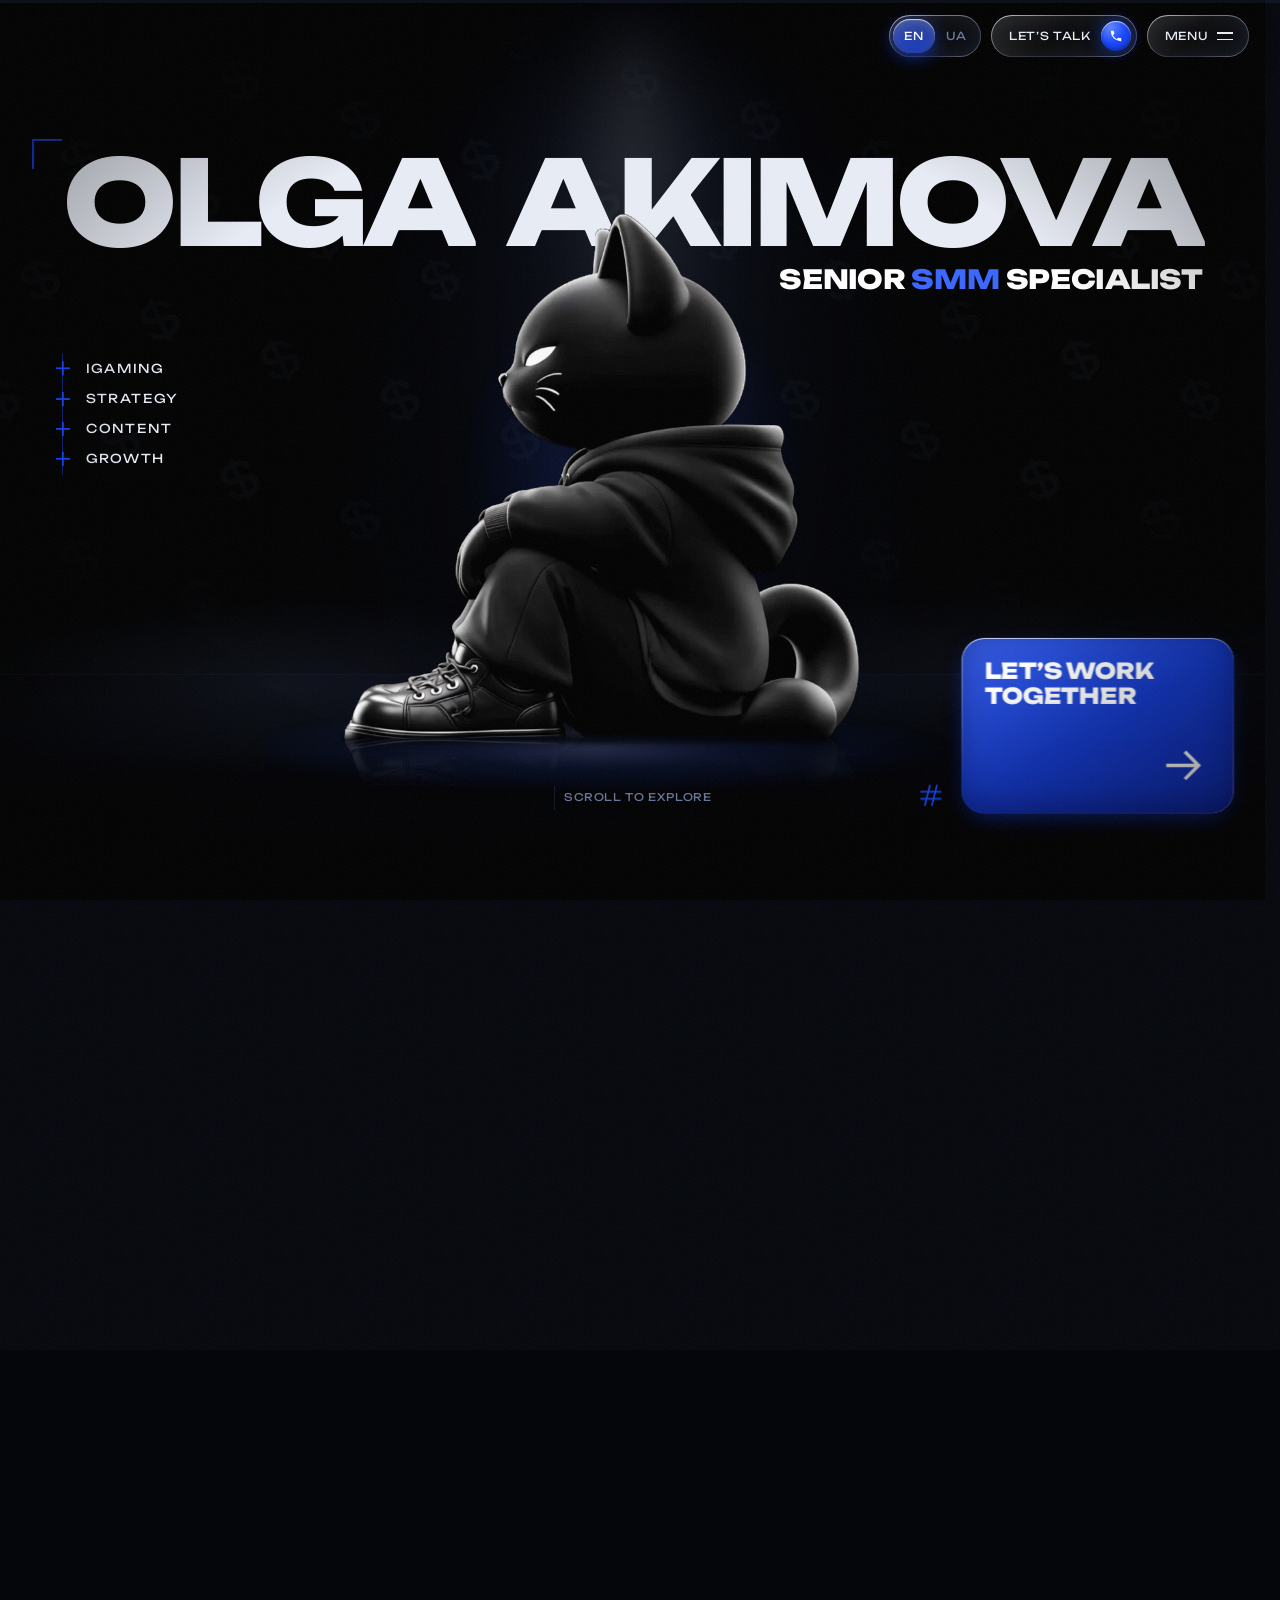
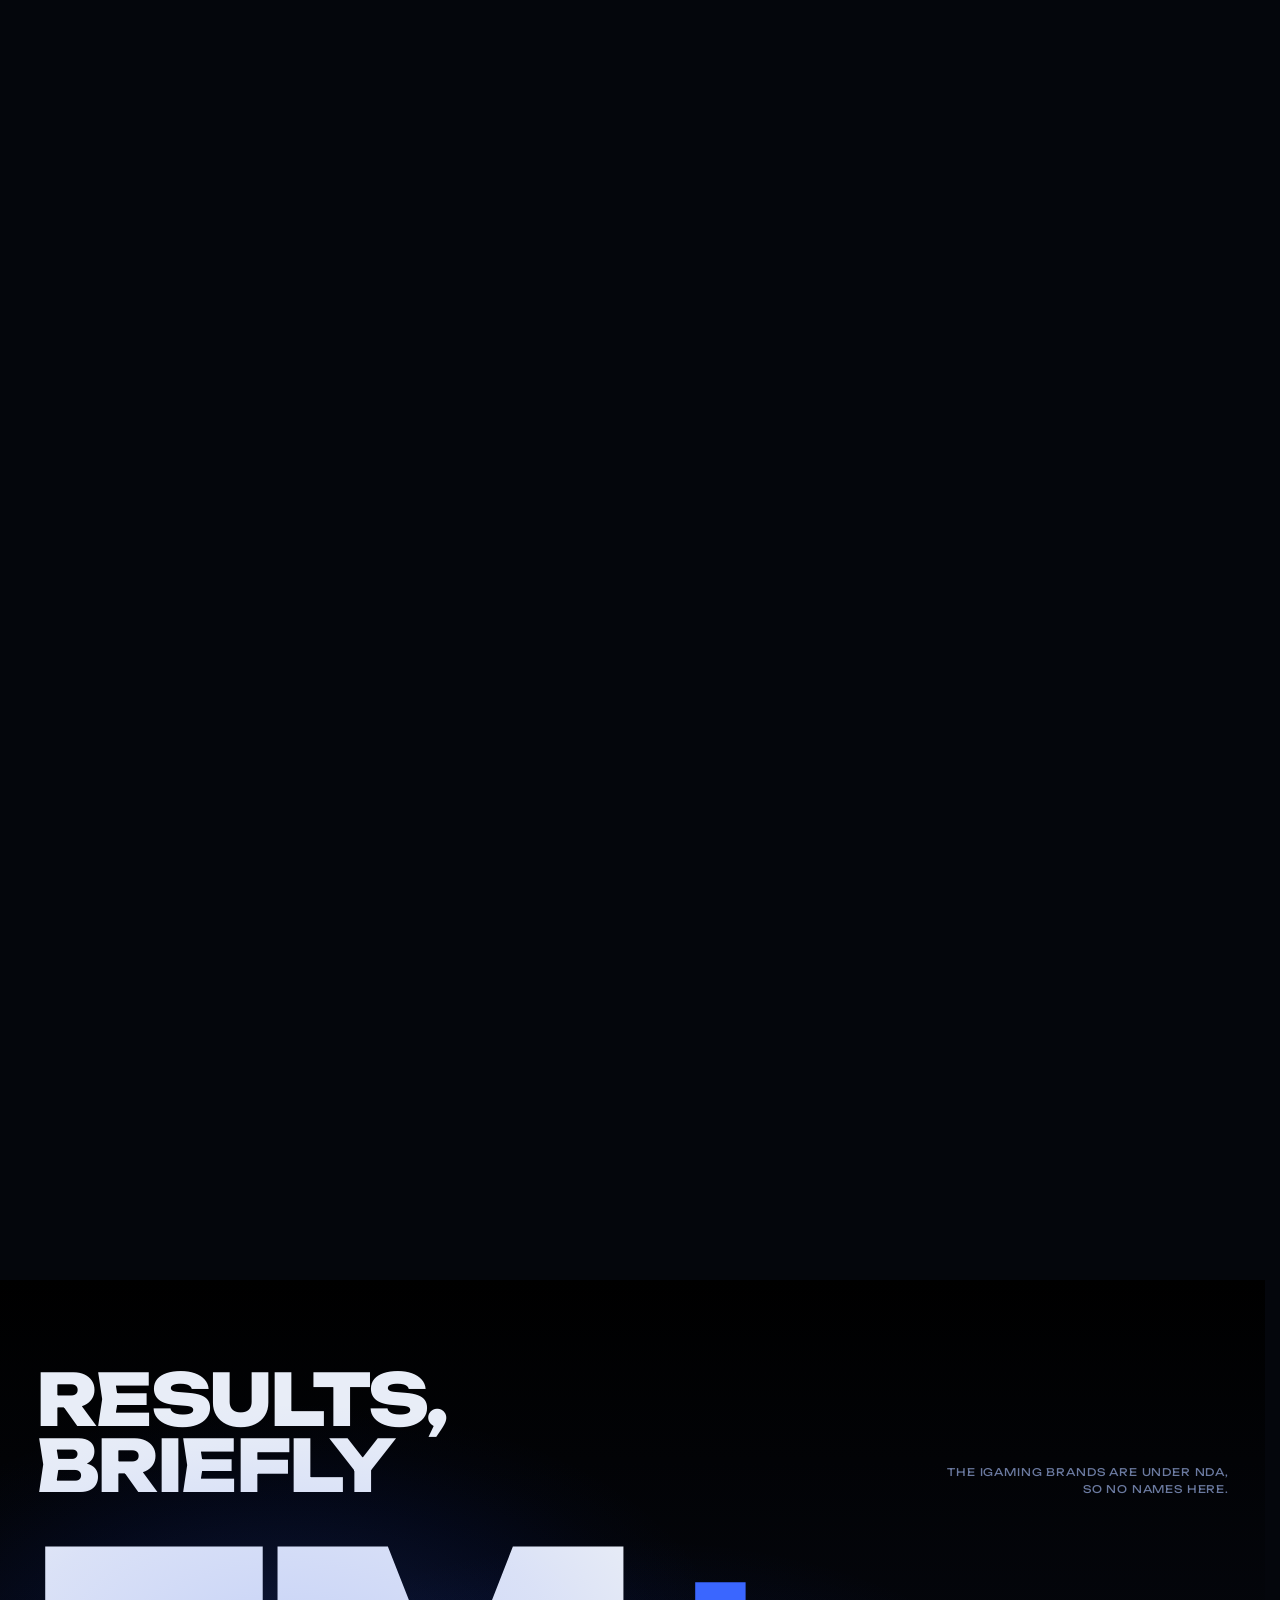
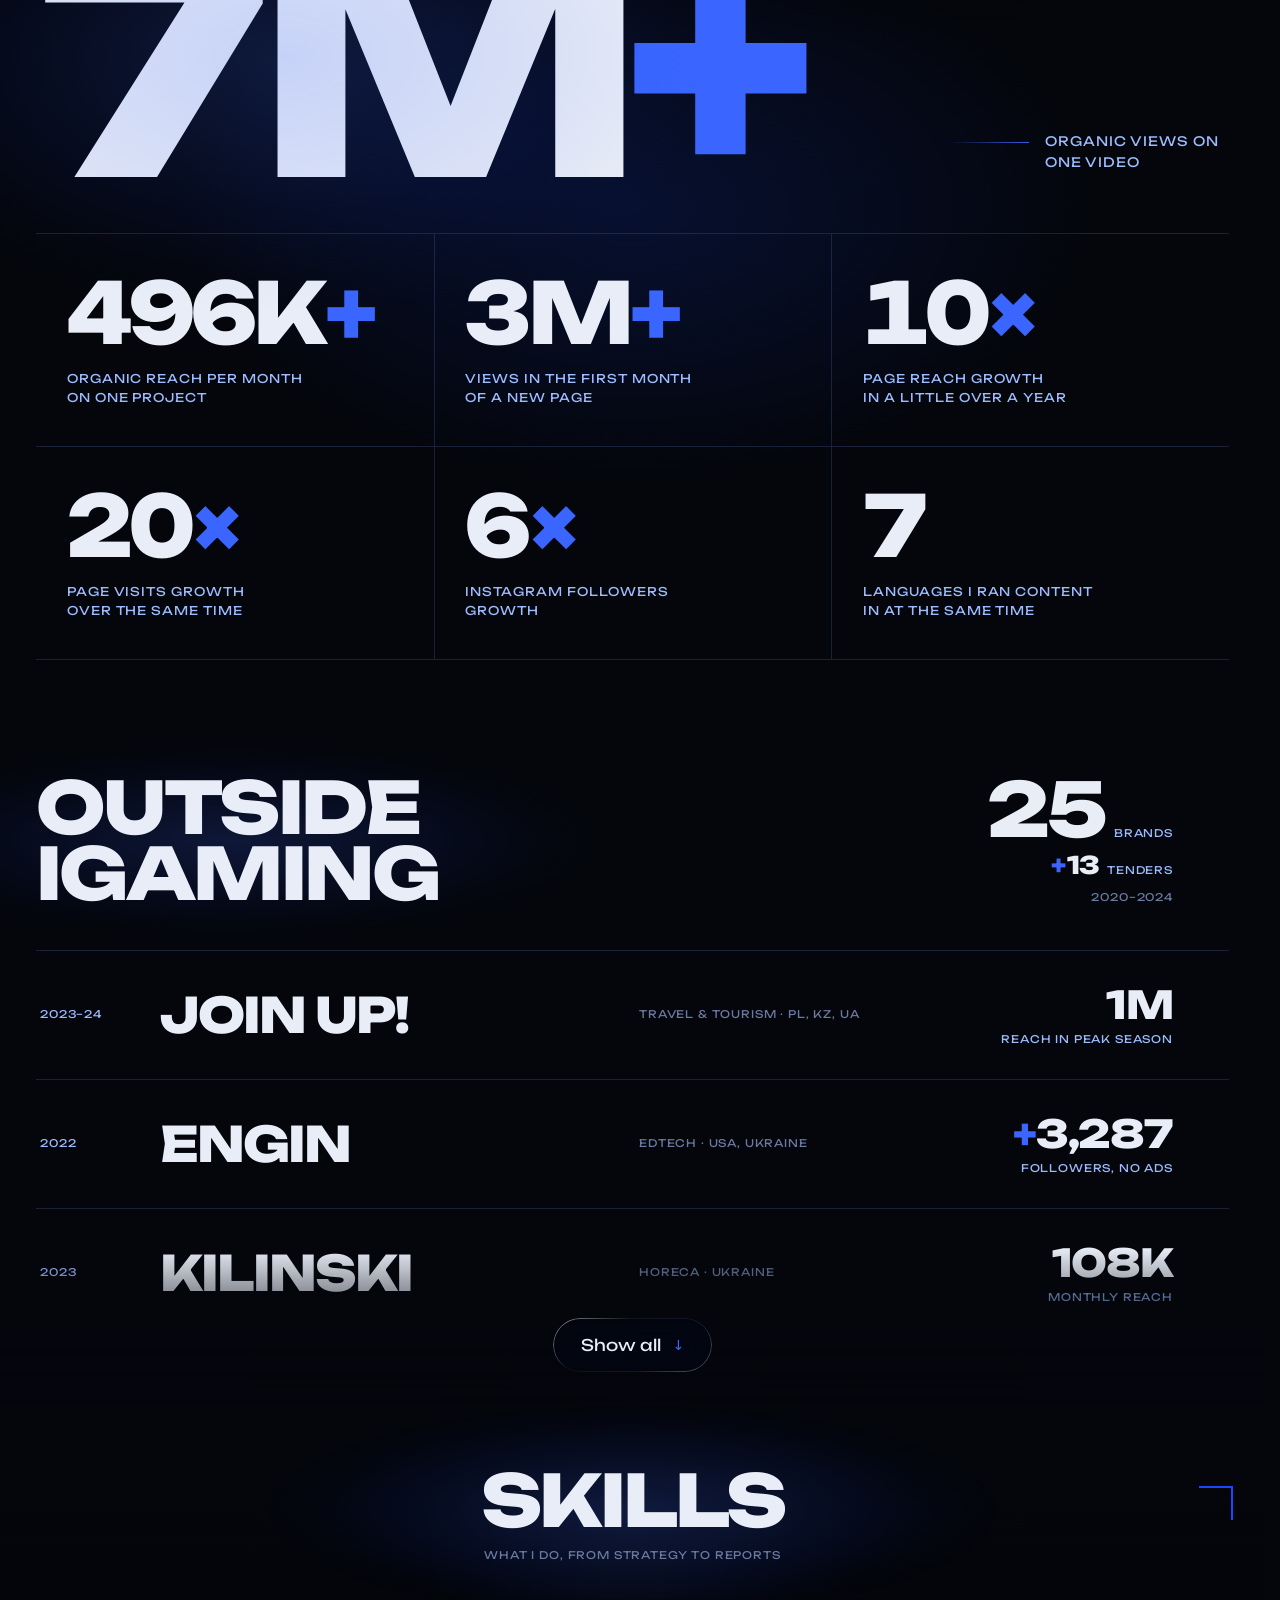
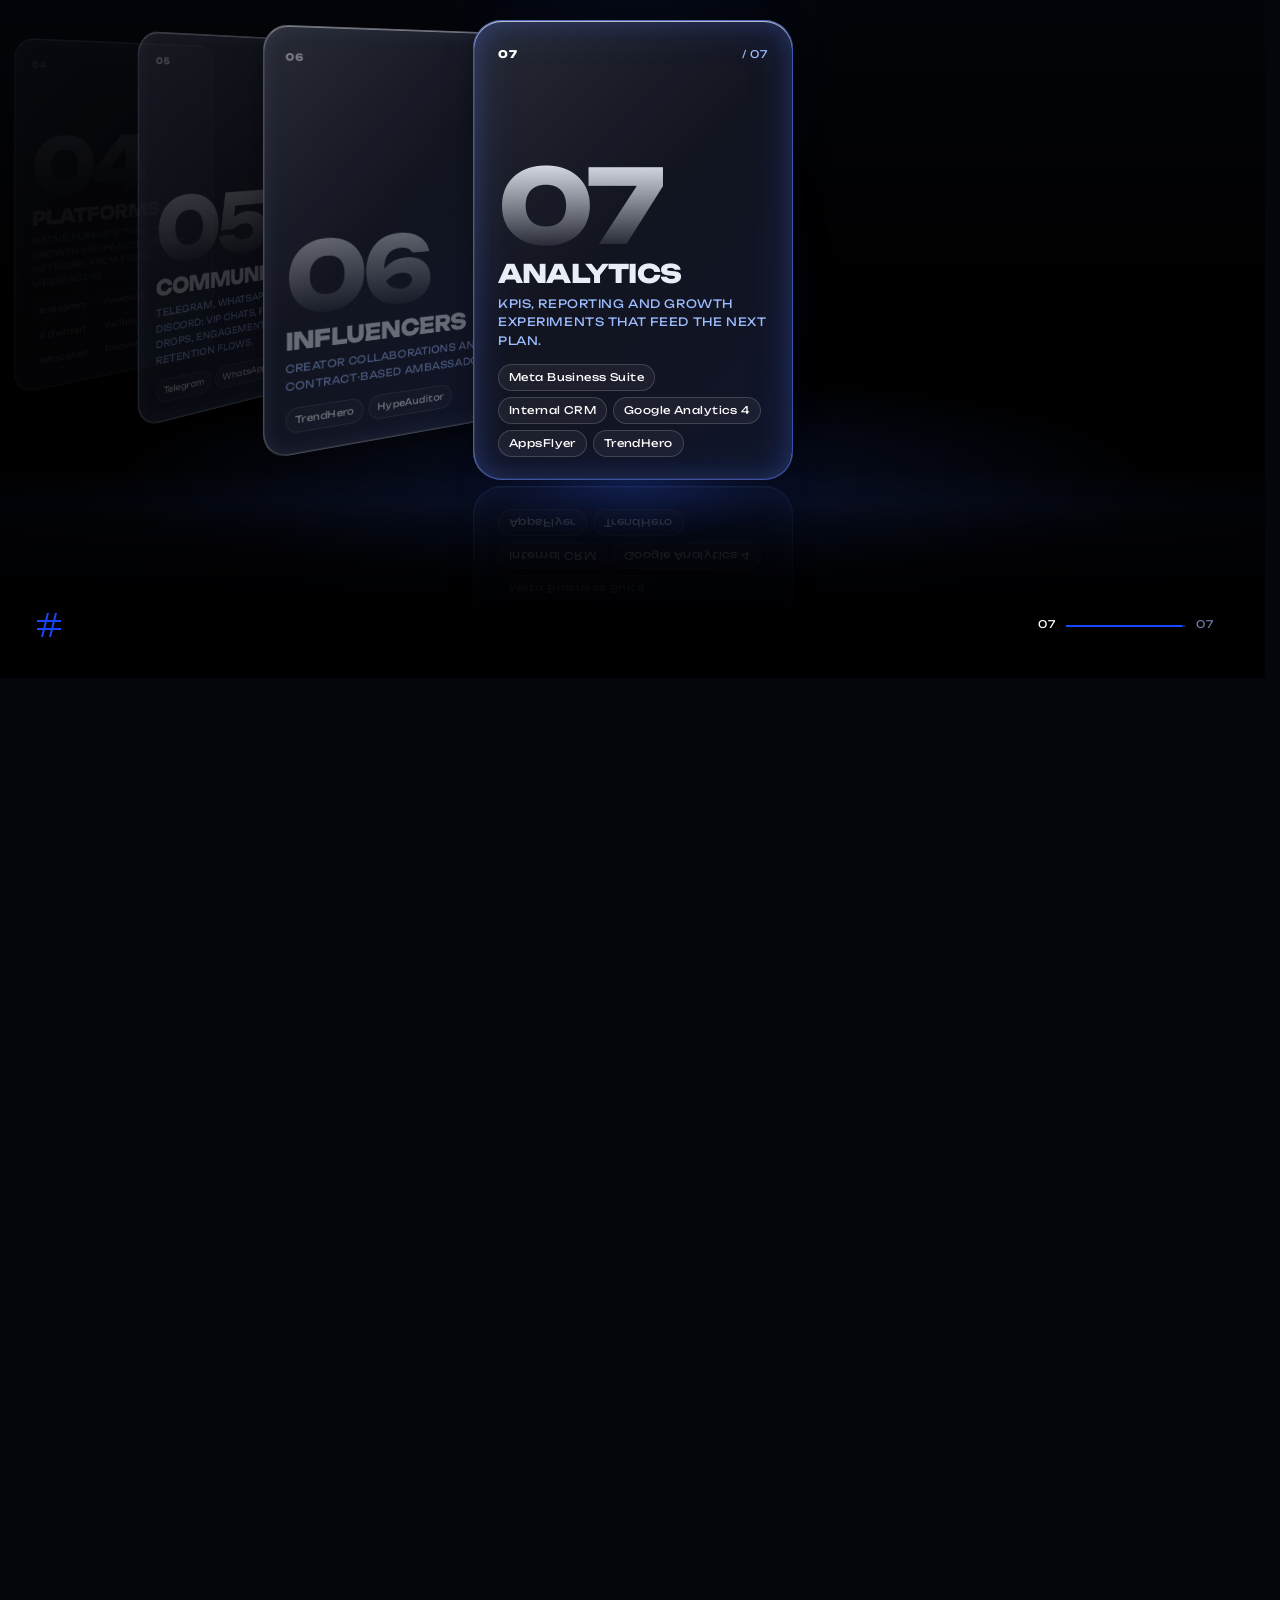
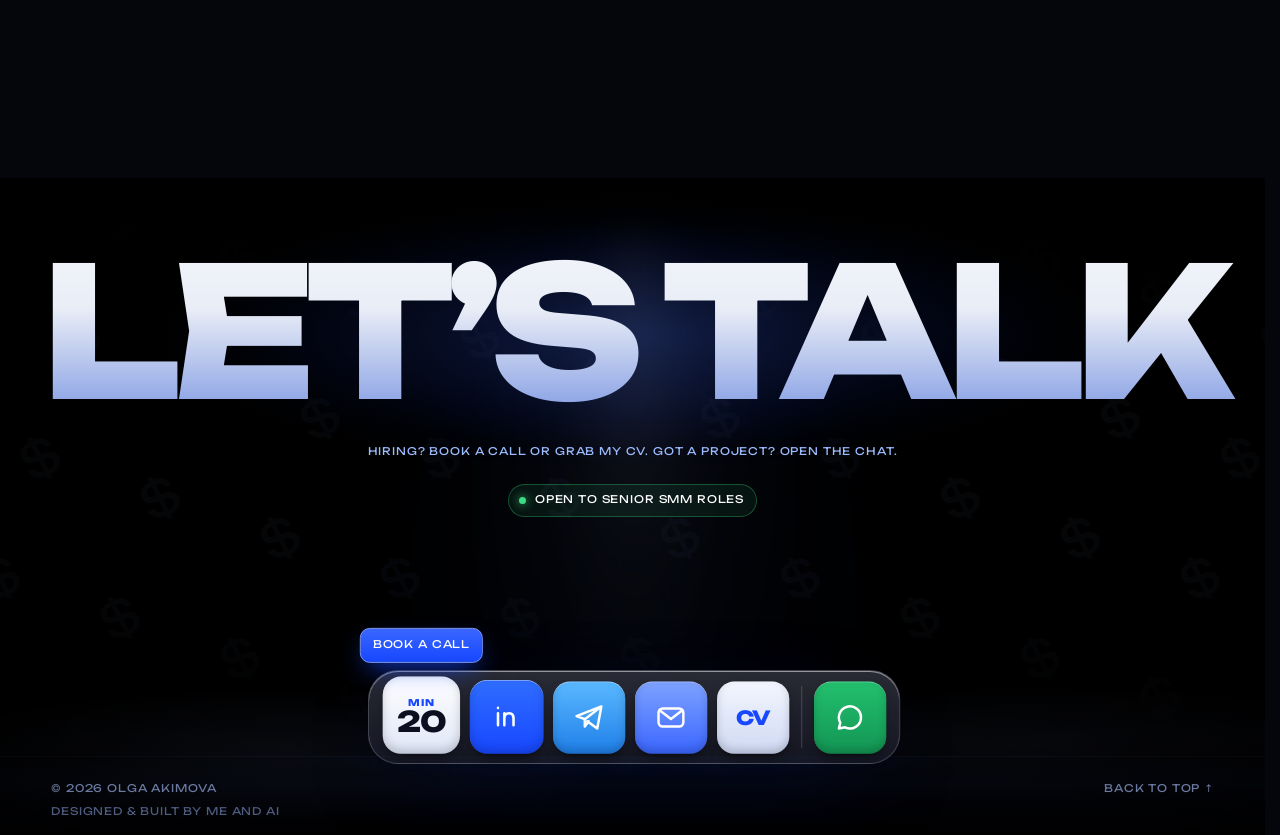
<file: index.html>
<!DOCTYPE html>
<html lang="en" class="is-loading">
<head>
  <meta charset="utf-8">
  <meta name="viewport" content="width=device-width, initial-scale=1, viewport-fit=cover">
  <title>Olga Akimova — Senior SMM Specialist</title>
  <meta name="description" content="Olga Akimova — Senior SMM Specialist with 6+ years across the U.S., Europe, LATAM, Asia, Africa and the UAE, including 2+ years in iGaming. Social strategy, content, community, growth and AI content.">
  <meta name="theme-color" content="#04060c">
  <meta property="og:title" content="Olga Akimova — Senior SMM Specialist">
  <meta property="og:description" content="Senior SMM Specialist. 6+ years, 2+ in iGaming. Launches from zero, organic growth, AI content.">
  <meta property="og:type" content="website">
  <meta property="og:url" content="https://itsolga.com/">
  <meta property="og:image" content="https://itsolga.com/assets/og.jpg">
  <meta property="og:image:width" content="1200">
  <meta property="og:image:height" content="630">
  <meta property="og:image:alt" content="Olga Akimova — Senior SMM Specialist">
  <meta name="twitter:card" content="summary_large_image">
  <meta name="twitter:image" content="https://itsolga.com/assets/og.jpg">
  <link rel="icon" href="assets/favicon.png" type="image/png" sizes="48x48">
  <link rel="apple-touch-icon" href="assets/apple-touch-icon.png">
  <meta name="theme-color" content="#04060c">
  <link rel="preload" href="assets/fonts/unbounded-latin-800-normal.woff2" as="font" type="font/woff2" crossorigin>
  <link rel="preload" href="assets/fonts/unbounded-cyrillic-800-normal.woff2" as="font" type="font/woff2" crossorigin>
  <link rel="preload" href="assets/fonts/unbounded-latin-400-normal.woff2" as="font" type="font/woff2" crossorigin>
  <link rel="preload" href="assets/cat/seq/000.webp?v=20261126a" as="image" media="(min-aspect-ratio: 3/4)">
  <link rel="preload" href="assets/cat/seq-m/000.webp?v=20261126a" as="image" media="(max-aspect-ratio: 3/4)">
  <link rel="stylesheet" href="css/style.css?v=20261133t">
  <!-- scripts start downloading right away but run after the page is parsed, in this order -->
  <script defer src="vendor/lenis.min.js"></script>
  <script defer src="js/i18n.js?v=20261133t"></script>
  <script defer src="js/main.js?v=20261133t"></script>
  <script defer src="js/cases.js?v=20261133t"></script>
  <script defer src="js/cases-ui.js?v=20261133t"></script>
  <script defer src="js/skills.js?v=20261133t"></script>
  <script defer src="js/contact.js?v=20261133t"></script>
  <script defer src="js/scroll.js?v=20261133t"></script>
</head>
<body class="is-loading">

  <!-- ================= LOADER =================
       Minimal: a thin line and a small number while the cat frames load. -->
  <div class="loader" id="loader" aria-hidden="true">
    <div class="loader__line"><i id="loaderBar"></i></div>
    <div class="loader__count mono" id="loaderCount">0%</div>
  </div>

  <!-- scroll progress: how much of the page is behind you -->
  <div class="progress" aria-hidden="true"><i id="scrollProgress"></i></div>

  <!-- ================= HEADER ================= -->
  <header class="header" id="header">
    <nav class="header__right" aria-label="Main">
      <div class="lang glass" role="group" aria-label="Language">
        <i class="lang__pill" aria-hidden="true"></i>
        <button class="lang__btn" data-lang="en" type="button">EN</button>
        <button class="lang__btn" data-lang="uk" type="button">UA</button>
      </div>
      <a class="pill pill--cta glass" href="https://cal.com/olga-akimova" target="_blank" rel="noopener" aria-label="Book a call">
        <span data-i18n="nav.talk">Let’s talk</span>
        <span class="pill__icon" aria-hidden="true">
          <svg viewBox="0 0 24 24"><path d="M6.6 10.8a15.1 15.1 0 0 0 6.6 6.6l2.2-2.2a1 1 0 0 1 1-.25c1.12.37 2.33.57 3.6.57a1 1 0 0 1 1 1V20a1 1 0 0 1-1 1A17 17 0 0 1 3 4a1 1 0 0 1 1-1h3.5a1 1 0 0 1 1 1c0 1.25.2 2.45.57 3.57a1 1 0 0 1-.25 1z" fill="currentColor"/></svg>
        </span>
      </a>
      <button class="pill pill--menu glass" id="menuBtn" type="button" aria-expanded="false" aria-controls="menu">
        <span data-i18n="nav.menu">Menu</span>
        <span class="burger" aria-hidden="true"><i></i><i></i></span>
      </button>
    </nav>
  </header>

  <!-- ================= MENU OVERLAY ================= -->
  <!-- liquid-glass refraction (used by Chromium; other browsers fall back to blur) -->
  <svg width="0" height="0" style="position:absolute" aria-hidden="true">
    <filter id="lg-refract" x="0" y="0" width="100%" height="100%" color-interpolation-filters="sRGB">
      <feTurbulence type="fractalNoise" baseFrequency="0.008 0.012" numOctaves="2" seed="7" result="noise"/>
      <feGaussianBlur in="noise" stdDeviation="2" result="soft"/>
      <feDisplacementMap in="SourceGraphic" in2="soft" scale="38" xChannelSelector="R" yChannelSelector="G"/>
    </filter>
  </svg>

  <div class="menu" id="menu" aria-hidden="true">
    <div class="menu__grid"></div>
    <ul class="menu__list">
      <li><a href="#top"><span class="mono">01</span><b data-i18n="menu.home">Home</b></a></li>
      <li><a href="#numbers"><span class="mono">02</span><b data-i18n="menu.numbers">Numbers</b></a></li>
      <li><a href="#cases"><span class="mono">03</span><b data-i18n="menu.cases">Cases</b></a></li>
      <li><a href="#skills"><span class="mono">04</span><b data-i18n="menu.skills">Skills</b></a></li>
      <li><a href="#contact"><span class="mono">05</span><b data-i18n="menu.contact">Contact</b></a></li>
    </ul>
  </div>

  <main id="top">
    <!-- ================= HERO ================= -->
    <section class="hero" id="hero">
      <div class="hero__pin">
        <!-- full-bleed atmosphere -->
        <div class="hero__bg" aria-hidden="true">
          <div class="hero__pattern"></div>
          <div class="hero__light"></div>
          <div class="hero__light hero__light--wide"></div>
          <div class="hero__floor"></div>
          <div class="haze haze--back"></div>
        </div>

        <!-- the composition: a fixed artboard (1440×900, or 390×844 on portrait screens)
             scaled as one piece, so nothing shifts when the window or zoom changes -->
        <div class="board" id="board">
          <i class="corner corner--tl" aria-hidden="true"></i>
          <i class="corner corner--br" aria-hidden="true"></i>

          <h1 class="hero__title" id="heroTitle">
            <span class="sr" data-i18n="hero.sr">Olga Akimova — Senior SMM Specialist</span>
            <span class="hero__row" id="heroRow" aria-hidden="true">
              <span class="hero__mask"><span class="hero__word" data-i18n="hero.first">OLGA</span></span>
              <span class="hero__mask"><span class="hero__word" data-i18n="hero.last">AKIMOVA</span></span>
            </span>
            <span class="hero__mask hero__mask--role" aria-hidden="true"><span class="hero__role" data-i18n="hero.role">SENIOR <em>SMM</em> SPECIALIST</span></span>
          </h1>

          <ul class="hero__list mono" aria-label="Focus">
            <li>iGAMING</li>
            <li data-i18n="hero.l2">STRATEGY</li>
            <li data-i18n="hero.l3">CONTENT</li>
            <li data-i18n="hero.l4">GROWTH</li>
          </ul>

          <div class="hero__stage" id="stage">
            <canvas class="cat" id="cat" role="img" aria-label="Black cat mascot in a hoodie"></canvas>
          </div>

          <!-- HUD labels (appear while the cat turns) -->
          <div class="hud hud--1">
            <span class="hud__tag mono" data-i18n="hero.t1">ROLE</span>
            <p class="mono" data-i18n="hero.n1"><span class="hud__dup">SENIOR SMM SPECIALIST. <br></span>6+ YEARS IN SOCIAL. <br>EX-TEAM LEAD.</p>
          </div>
          <div class="hud hud--2">
            <span class="hud__tag mono" data-i18n="hero.t2">iGAMING</span>
            <p class="mono" data-i18n="hero.n2">2+ YEARS IN iGAMING. <br>LATAM, AFRICA, TURKEY. <br>LAUNCHES FROM ZERO.</p>
          </div>
          <div class="hud hud--3">
            <span class="hud__tag mono" data-i18n="hero.t3">AI</span>
            <p class="mono" data-i18n="hero.n3">AI CONTENT &amp; AUTOMATION. <br>VIRTUAL CREATORS. <br>2× OUTPUT, SAME TEAM.</p>
          </div>

          <a class="cta glass magnetic" href="mailto:hello@itsolga.com">
            <span class="cta__text" data-i18n="hero.cta">Let’s work <br>together</span>
            <span class="cta__arrow" aria-hidden="true">
              <svg viewBox="0 0 48 48"><path d="M10 24h26M26 13l11 11-11 11" fill="none" stroke="currentColor" stroke-width="3" stroke-linecap="square"/></svg>
            </span>
          </a>

          <div class="hero__scroll mono"><i></i><span data-i18n="hero.scroll">SCROLL TO EXPLORE</span></div>
        </div>

        <div class="haze haze--front" aria-hidden="true"></div>
        <div class="vignette" aria-hidden="true"></div>
      </div>
    </section>

    <!-- placeholder so the hero pin has room to finish; next blocks go here -->
    <!-- ================= NUMBERS ================= -->
    <section class="nums" id="numbers">
      <div class="nums__in">
        <header class="nums__head">
          <h2 class="nums__title" data-i18n="nums.title">Results, <br>briefly</h2>
          <p class="nums__note mono" data-i18n="nums.note">The iGaming brands are under NDA, <br>so no names here.</p>
        </header>
        <div class="nums__hero">
          <div class="nums__big"><span class="sr">7M+</span><span class="count" aria-hidden="true" data-to="7">7</span><span aria-hidden="true">M</span><em aria-hidden="true">+</em></div>
          <p class="nums__lbl mono" data-i18n="nums.big">Organic views on one video</p>
        </div>
        <ul class="nums__grid">
          <li class="cell" style="--i:0">
            <div class="cell__num"><span class="sr">500K+</span><span class="count" aria-hidden="true" data-to="500">500</span><span aria-hidden="true">K</span><em aria-hidden="true">+</em></div>
            <p class="cell__lbl mono" data-i18n="nums.c1">Organic reach per month <br>on one project</p>
          </li>
          <li class="cell" style="--i:1">
            <div class="cell__num"><span class="sr">3M+</span><span class="count" aria-hidden="true" data-to="3">3</span><span aria-hidden="true">M</span><em aria-hidden="true">+</em></div>
            <p class="cell__lbl mono" data-i18n="nums.c2">Views in the first month <br>of a new page</p>
          </li>
          <li class="cell" style="--i:2">
            <div class="cell__num"><span class="sr">10×</span><span class="count" aria-hidden="true" data-to="10">10</span><em aria-hidden="true">×</em></div>
            <p class="cell__lbl mono" data-i18n="nums.c3">Page reach growth <br>in a little over a year</p>
          </li>
          <li class="cell" style="--i:3">
            <div class="cell__num"><span class="sr">20×</span><span class="count" aria-hidden="true" data-to="20">20</span><em aria-hidden="true">×</em></div>
            <p class="cell__lbl mono" data-i18n="nums.c4">Page visits growth <br>over the same time</p>
          </li>
          <li class="cell" style="--i:4">
            <div class="cell__num"><span class="sr">6×</span><span class="count" aria-hidden="true" data-to="6">6</span><em aria-hidden="true">×</em></div>
            <p class="cell__lbl mono" data-i18n="nums.c5">Instagram followers <br>growth</p>
          </li>
          <li class="cell" style="--i:5">
            <div class="cell__num"><span class="sr">7</span><span class="count" aria-hidden="true" data-to="7">7</span><em aria-hidden="true"></em></div>
            <p class="cell__lbl mono" data-i18n="nums.c6">Languages I ran content <br>in at the same time</p>
          </li>
        </ul>
      </div>
    </section>

    <!-- ================= CASES OUTSIDE iGAMING ================= -->
    <section class="cases" id="cases">
      <!-- soft glow in the hovered brand's colour, drifts after the cursor (desktop) -->
      <div class="cglow-wrap" aria-hidden="true"><div class="cglow" id="cglow"></div></div>
      <div class="cases__in">
        <header class="cases__head">
          <h2 class="cases__title" data-i18n="cases.title">Outside <br>iGaming</h2>
          <div class="cases__count">
            <span class="cases__row"><b class="cases__big" id="casesBrands">25</b><span class="cases__lbl mono" data-i18n="cases.brands">brands</span></span>
            <span class="cases__more"><b><em aria-hidden="true">+</em><span id="casesTenders">13</span></b> <span class="mono" data-i18n="cases.tenders">tenders</span></span>
            <p class="cases__note mono" data-i18n="cases.note">2020–2024</p>
          </div>
        </header>
        <ol class="clist" id="clist"></ol>
      </div>
      <div class="also">
        <p class="also__label mono" data-i18n="cases.also">Tenders and <br>smaller projects</p>
        <div class="also__viewport"><div class="also__track" id="alsoTrack"></div></div>
      </div>
    </section>

    <section class="skills" id="skills" aria-labelledby="skTitle">
      <div class="skills__pin">
        <div class="sk-studio" aria-hidden="true"><div class="sk-beam"></div><div class="sk-floor"></div><div class="sk-vig"></div></div>
        <span class="sk-corner sk-corner--tl" aria-hidden="true"></span><span class="sk-corner sk-corner--br" aria-hidden="true"></span>
        <header class="sk-head">
          <h2 class="sk-title" id="skTitle" data-i18n="skills.title">Skills</h2>
          <p class="sk-note mono" data-i18n="skills.note">What I do, from strategy to reports</p>
        </header>
        <div class="sk-stage"><div class="sk-halo" aria-hidden="true"></div><div class="sk-track"></div></div>
        <div class="sk-prog mono"><b id="skNum">01</b><i aria-hidden="true"><s id="skBar"></s></i><span>06</span></div>
      </div>
    </section>

    <section class="contact" id="contact" aria-labelledby="ctTitle">
      <div class="ct-bg" aria-hidden="true"><div class="ct-pattern"></div><div class="ct-light"></div><div class="ct-floor"></div><div class="ct-haze"></div><div class="ct-vig"></div></div>
      <div class="ct-scrim" aria-hidden="true"></div>
      
      <div class="ct-in">
        <h2 class="ct-title" id="ctTitle" data-i18n="contact.title">Let’s talk</h2>
        <p class="ct-lead mono" data-i18n="contact.lead">Hiring? Book a call or grab my CV. Got a project? Open the chat.</p>
        <span class="ct-status mono" data-i18n="contact.status">Open to Senior SMM roles</span>
        <div class="ct-dock" id="ctDock">
          <span class="ct-bar" aria-hidden="true"></span>
          <a class="ct-app" style="--i:0" href="https://cal.com/olga-akimova" target="_blank" rel="noopener"><span class="ct-face ct-f-cal"><em data-i18n="contact.min">MIN</em><strong>20</strong></span><span class="ct-tip ct-tip--main mono" data-i18n="contact.call">Book a call</span><span class="ct-lbl" data-i18n="contact.callShort">Call</span><span class="ct-dot"></span></a>
          <a class="ct-app" style="--i:1" href="https://www.linkedin.com/in/olha-akimova" target="_blank" rel="noopener"><span class="ct-face ct-f-in"><svg class="ct-ico"><use href="#ct-i-in"/></svg></span><span class="ct-tip mono">LinkedIn</span><span class="ct-lbl">LinkedIn</span><span class="ct-dot"></span></a>
          <a class="ct-app" style="--i:2" href="https://t.me/itsolz" target="_blank" rel="noopener"><span class="ct-face ct-f-tg"><svg class="ct-ico"><use href="#ct-i-tg"/></svg></span><span class="ct-tip mono">Telegram</span><span class="ct-lbl">Telegram</span><span class="ct-dot"></span></a>
          <a class="ct-app" style="--i:3" href="mailto:hello@itsolga.com"><span class="ct-face ct-f-mail"><svg class="ct-ico"><use href="#ct-i-mail"/></svg></span><span class="ct-tip mono">hello@itsolga.com</span><span class="ct-lbl" data-i18n="contact.email">Email</span><span class="ct-dot"></span></a>
          <a class="ct-app" style="--i:4" href="#cv" data-cv><span class="ct-face ct-f-cv"><b>CV</b></span><span class="ct-tip mono" data-i18n="contact.cv">CV · PDF</span><span class="ct-lbl">CV</span><span class="ct-dot"></span></a>
          <span class="ct-sep" aria-hidden="true"></span>
          <a class="ct-app" style="--i:5" href="#brief" data-openchat><span class="ct-face ct-f-chat"><svg class="ct-ico"><use href="#ct-i-chat"/></svg></span><span class="ct-tip mono" data-i18n="contact.brief">Brief me · 10 sec</span><span class="ct-lbl" data-i18n="contact.briefShort">Brief</span><span class="ct-dot"></span></a>
          <div class="ct-win" id="ctWin" role="dialog" aria-labelledby="ctWinName" data-lenis-prevent>
            <div class="ct-win__head"><span class="ct-ava">OA</span><span><b id="ctWinName" data-i18n="contact.name">Olga Akimova</b><small id="ctState" data-i18n="contact.online">online</small></span><button class="ct-x" id="ctClose" type="button" aria-label="Close"><i></i><i></i></button></div>
            <div class="ct-log" id="ctLog" aria-live="polite"></div>
            <div class="ct-reply"><div class="ct-kb" id="ctKb"></div><div class="ct-comp"><div class="ct-field" id="ctField"></div><a class="ct-sendbtn" id="ctSend" target="_blank" rel="noopener" aria-label="Send in Telegram" aria-disabled="true"><svg viewBox="0 0 24 24"><path d="M21 4 3 11l6 2.2M21 4l-3 16-7.2-5.3M21 4 9 13.2v5.3l2.8-3.8"/></svg></a></div><div class="ct-hint" id="ctHint"></div></div>
          </div>
        </div>
      </div>
      <footer class="ct-foot mono">
        <div class="ct-foot__row"><span data-i18n="contact.copy">© 2026 Olga Akimova</span><a href="#top" data-i18n="contact.top">Back to top ↑</a></div>
        <div class="ct-foot__row ct-foot__row--sub"><span data-i18n="contact.role">Designed &amp; built by me and AI</span></div>
      </footer>
      <svg width="0" height="0" style="position:absolute" aria-hidden="true">
        <symbol id="ct-i-in" viewBox="0 0 24 24"><path d="M6 9.5V18M6 5.6v.2M10.5 18V9.5M10.5 13.2c0-2.3 1.4-3.7 3.4-3.7S17 10.9 17 13.2V18"/></symbol>
        <symbol id="ct-i-tg" viewBox="0 0 24 24"><path d="M21 4 3 11l6 2.2M21 4l-3 16-7.2-5.3M21 4 9 13.2v5.3l2.8-3.8"/></symbol>
        <symbol id="ct-i-mail" viewBox="0 0 24 24"><rect x="3" y="5.5" width="18" height="13" rx="3"/><path d="m4 7 8 6 8-6"/></symbol>
        <symbol id="ct-i-chat" viewBox="0 0 24 24"><path d="M20 12a8 8 0 0 1-11.6 7.1L4 20l1-4.2A8 8 0 1 1 20 12Z"/></symbol>
      </svg>
    </section>
  </main>

  <!-- case view: opens over the page when a case is chosen -->
  <div class="cview" id="cview" data-lenis-prevent role="dialog" aria-modal="true" aria-hidden="true" aria-labelledby="cviewName">
    <div class="cview__panel">
      <button class="cview__close" id="cviewClose" type="button" aria-label="Close"><i></i><i></i></button>
      <div class="cview__media" id="cviewMedia"></div>
      <div class="cview__text">
        <p class="cview__meta mono" id="cviewMeta"></p>
        <h3 class="cview__name" id="cviewName"></h3>
        <p class="cview__line" id="cviewLine"></p>
        <ul class="cview__stats" id="cviewStats"></ul>
        <div class="cview__body" id="cviewBody"></div>
        <p class="cview__did" id="cviewDid"></p>
        <div class="cview__nav" id="cviewNav">
          <button class="cview__btn mono" id="cviewPrev" type="button"><span aria-hidden="true">←</span> <span data-i18n="cases.prev">Previous</span></button>
          <span class="cview__count mono" id="cviewCount">01 / 18</span>
          <button class="cview__btn mono" id="cviewNext" type="button"><span data-i18n="cases.next">Next</span> <span aria-hidden="true">→</span></button>
        </div>
      </div>
    </div>
  </div>

  <!-- CV: the PDF's pages on paper inside a glass window, with a download button -->
  <div class="cvv" id="cvView" data-lenis-prevent role="dialog" aria-modal="true" aria-hidden="true" aria-labelledby="cvvTitle">
    <div class="cvv__win glass">
      <header class="cvv__bar">
        <div class="cvv__h">
          <b class="cvv__title" id="cvvTitle" data-i18n="cv.title">CV · Olga Akimova</b>
          <span class="cvv__meta mono" data-i18n="cv.meta">PDF · 2 pages · <span class="nw">updated Nov 2026</span></span>
        </div>
        <div class="cvv__lang" role="group" aria-label="CV language">
          <button class="cvv__lb mono" type="button" data-cvlang="en" aria-pressed="true">EN</button><button class="cvv__lb mono" type="button" data-cvlang="ua" aria-pressed="false">UA</button>
        </div>
        <a class="cvv__dl mono" id="cvvDl" href="assets/cv/Olha_Akimova_CV.pdf?v=20261128" download="Olha_Akimova_CV.pdf"><span data-i18n="cv.download">Download PDF</span><svg viewBox="0 0 24 24" aria-hidden="true"><path d="M12 4v11m0 0l-4.5-4.5M12 15l4.5-4.5M5 19h14" fill="none" stroke="currentColor" stroke-width="2" stroke-linecap="round"/></svg></a>
        <button class="cvv__x" id="cvvClose" type="button" aria-label="Close"><svg viewBox="0 0 24 24" aria-hidden="true"><path d="M6 6l12 12M18 6L6 18" fill="none" stroke="currentColor" stroke-width="2"/></svg></button>
      </header>
      <div class="cvv__paper" id="cvvPaper" tabindex="-1">
        <div class="cvv__sheet">
          <img class="cvv__page" data-src-en="assets/cv/cv-1.webp?v=20261128" data-src-ua="assets/cv/cv-ua-1.webp?v=20261128" width="1588" height="2246" alt="CV, page 1 of 2: contacts, education, courses, languages, profile and current role" decoding="async">
          <a class="cvv__hot" style="left:73.2%;top:4.82%;width:19.7%;height:1.98%" href="https://t.me/itsolz" target="_blank" rel="noopener" aria-label="Telegram @itsolz"></a>
          <a class="cvv__hot" style="left:73.2%;top:8.20%;width:19.7%;height:1.98%" href="tel:+380633491548" aria-label="Phone"></a>
          <a class="cvv__hot" style="left:73.2%;top:9.89%;width:19.7%;height:1.98%" href="https://www.linkedin.com/in/olha-akimova" target="_blank" rel="noopener" aria-label="LinkedIn"></a>
          <a class="cvv__hot" style="left:73.2%;top:11.57%;width:19.7%;height:1.98%" href="https://itsolga.com/" data-portfolio aria-label="Portfolio website"></a>
        </div>
        <div class="cvv__sheet">
          <img class="cvv__page" data-src-en="assets/cv/cv-2.webp?v=20261128" data-src-ua="assets/cv/cv-ua-2.webp?v=20261128" width="1588" height="2248" alt="CV, page 2 of 2: areas of expertise, tech stack, earlier roles" decoding="async">
        </div>
      </div>
    </div>
  </div>

  <div class="ct-toast mono" id="ctToast" role="status"></div>
</body>
</html>
</file>
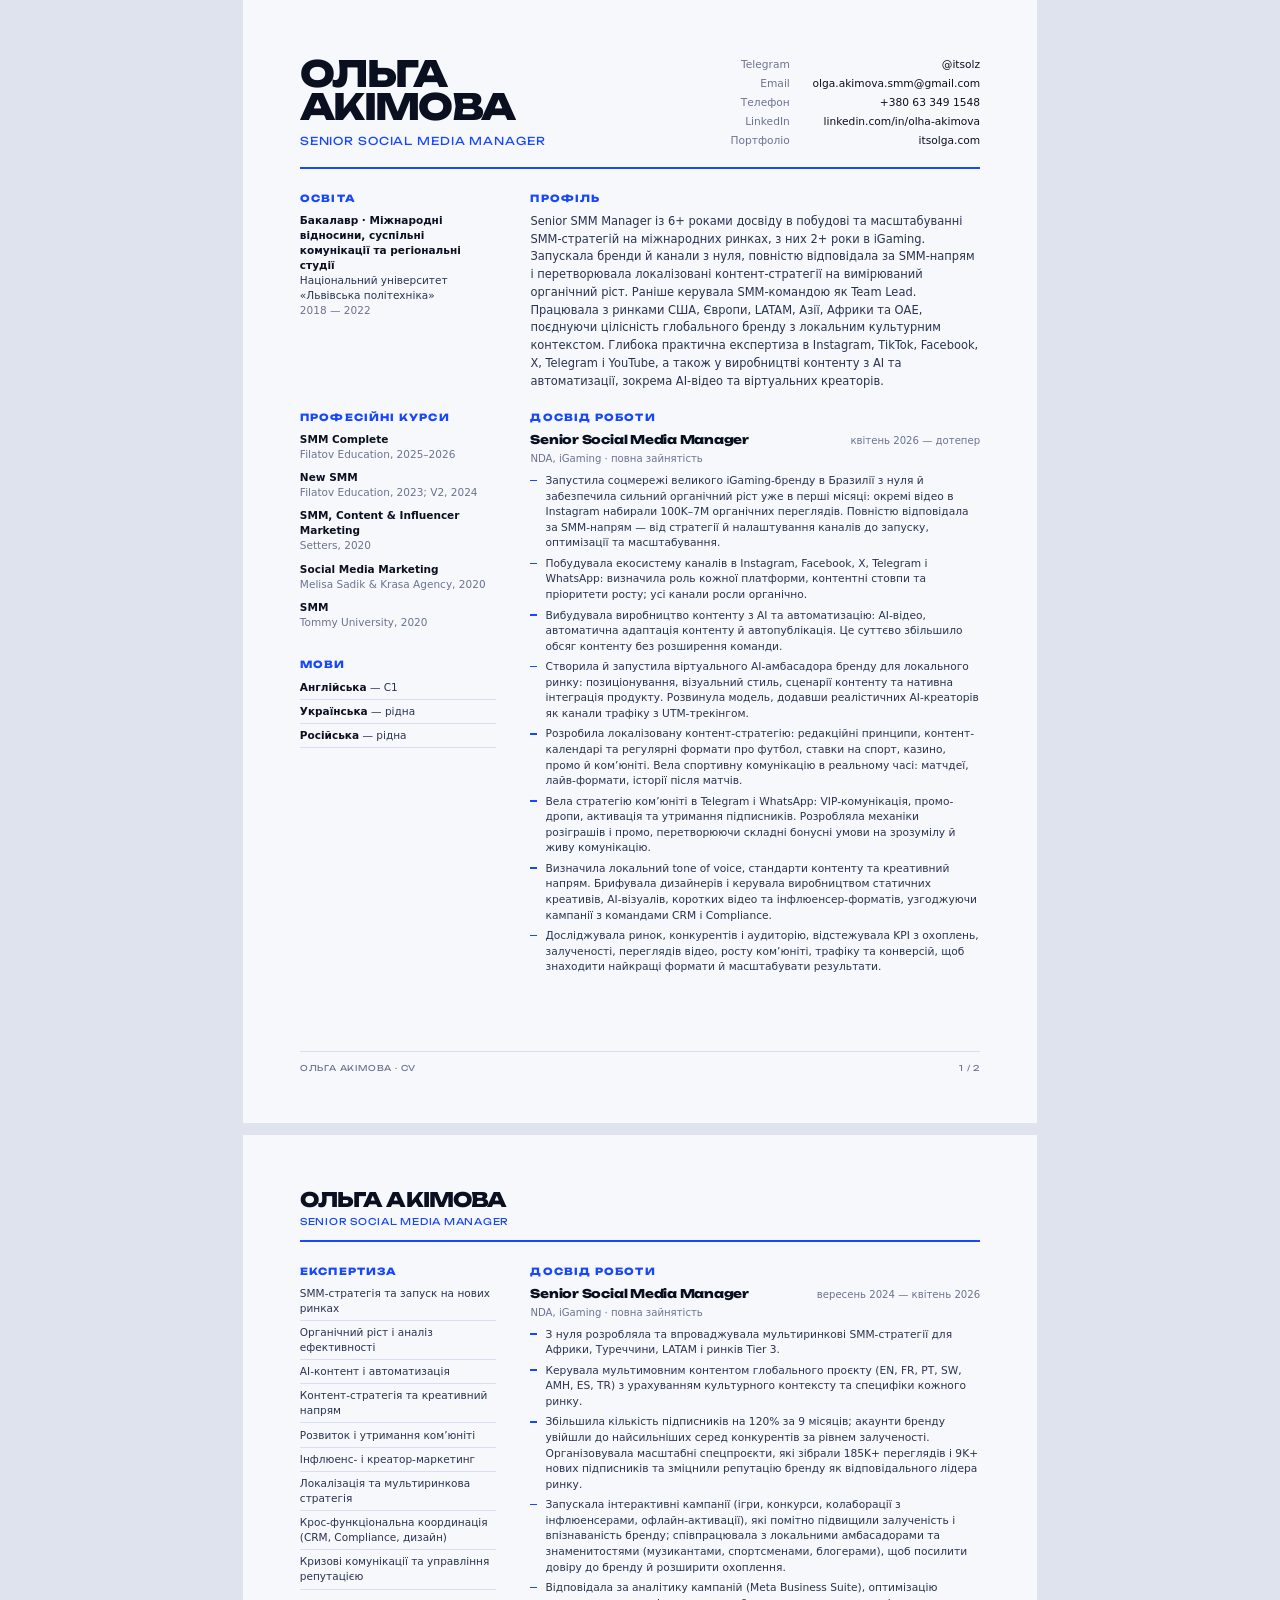
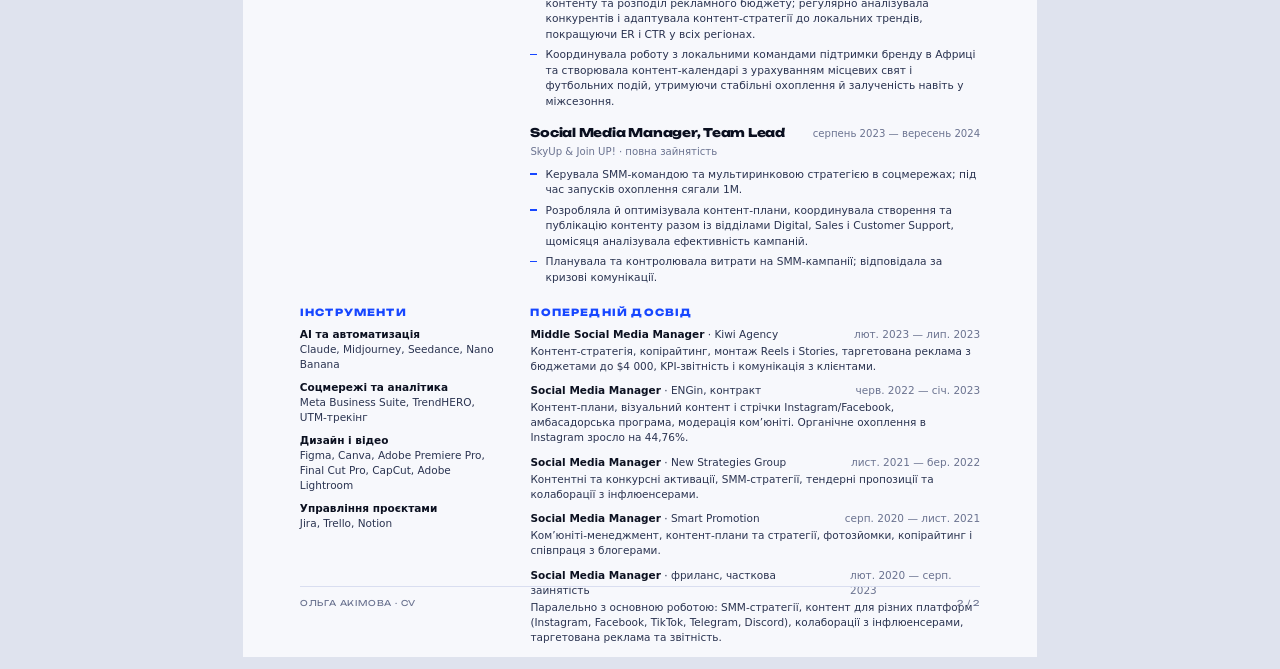
<file: assets/cv/cv-ua.html>
<!doctype html>
<!-- Source of Olha_Akimova_CV_UA.pdf and cv-ua-1/2.webp: print this page to A4 PDF (Chromium, background graphics on). The portfolio link (data-portfolio) is a placeholder until the domain is set. -->
<html lang="uk">
<head>
<meta charset="utf-8">
<title>Ольга Акімова — Senior Social Media Manager</title>
<link rel="stylesheet" href="cv.css">
</head>
<body>

<section class="page">
  <header class="head">
    <div>
      <h1 class="name">Ольга<br>Акімова</h1>
      <div class="role">Senior Social Media Manager</div>
    </div>
    <div class="contacts">
      <span>Telegram</span><a href="https://t.me/itsolz">@itsolz</a>
      <span>Email</span><a href="mailto:olga.akimova.smm@gmail.com">olga.akimova.smm@gmail.com</a>
      <span>Телефон</span><a href="tel:+380633491548">+380 63 349 1548</a>
      <span>LinkedIn</span><a href="https://www.linkedin.com/in/olha-akimova">linkedin.com/in/olha-akimova</a>
      <span>Портфоліо</span><a href="https://itsolga.com" data-portfolio>itsolga.com</a>
    </div>
  </header>

  <div class="cols cols--p1">
    <div class="side">
      <div>
        <h2>Освіта</h2>
        <div class="item"><b>Бакалавр · Міжнародні відносини, суспільні комунікації та регіональні студії</b>Національний університет «Львівська політехніка»<br><span>2018 — 2022</span></div>
      </div>
    </div>
    <div class="main">
      <div>
        <h2>Профіль</h2>
        <p class="lead">Senior SMM Manager із 6+ роками досвіду в побудові та масштабуванні SMM-стратегій на міжнародних ринках, з них 2+ роки в iGaming. Запускала бренди й канали з нуля, повністю відповідала за SMM-напрям і перетворювала локалізовані контент-стратегії на вимірюваний органічний ріст. Раніше керувала SMM-командою як Team Lead. Працювала з ринками США, Європи, LATAM, Азії, Африки та ОАЕ, поєднуючи цілісність глобального бренду з локальним культурним контекстом. Глибока практична експертиза в Instagram, TikTok, Facebook, X, Telegram і YouTube, а також у виробництві контенту з AI та автоматизації, зокрема AI-відео та віртуальних креаторів.</p>
      </div>
    </div>
    <aside class="side">
      <div>
        <h2>Професійні курси</h2>
        <div class="item"><b>SMM Complete</b><span>Filatov Education, 2025–2026</span></div>
        <div class="item"><b>New SMM</b><span>Filatov Education, 2023; V2, 2024</span></div>
        <div class="item"><b>SMM, Content &amp; Influencer Marketing</b><span>Setters, 2020</span></div>
        <div class="item"><b>Social Media Marketing</b><span>Melisa Sadik &amp; Krasa Agency, 2020</span></div>
        <div class="item"><b>SMM</b><span>Tommy University, 2020</span></div>
      </div>
      <div>
        <h2>Мови</h2>
        <ul class="list">
          <li><b>Англійська</b> — C1</li>
          <li><b>Українська</b> — рідна</li>
          <li><b>Російська</b> — рідна</li>
        </ul>
      </div>
    </aside>
    <main class="main">
      <div>
        <h2>Досвід роботи</h2>
        <div class="job">
          <div class="job__t"><b>Senior Social Media Manager</b><span class="job__d">квітень 2026 — дотепер</span></div>
          <div class="job__m">NDA, iGaming · повна зайнятість</div>
          <ul>
            <li>Запустила соцмережі великого iGaming-бренду в Бразилії з нуля й забезпечила сильний органічний ріст уже в перші місяці: окремі відео в Instagram набирали 100K–7M органічних переглядів. Повністю відповідала за SMM-напрям — від стратегії й налаштування каналів до запуску, оптимізації та масштабування.</li>
            <li>Побудувала екосистему каналів в Instagram, Facebook, X, Telegram і WhatsApp: визначила роль кожної платформи, контентні стовпи та пріоритети росту; усі канали росли органічно.</li>
            <li>Вибудувала виробництво контенту з AI та автоматизацію: AI-відео, автоматична адаптація контенту й автопублікація. Це суттєво збільшило обсяг контенту без розширення команди.</li>
            <li>Створила й запустила віртуального AI-амбасадора бренду для локального ринку: позиціонування, візуальний стиль, сценарії контенту та нативна інтеграція продукту. Розвинула модель, додавши реалістичних AI-креаторів як канали трафіку з UTM-трекінгом.</li>
            <li>Розробила локалізовану контент-стратегію: редакційні принципи, контент-календарі та регулярні формати про футбол, ставки на спорт, казино, промо й ком’юніті. Вела спортивну комунікацію в реальному часі: матчдеї, лайв-формати, історії після матчів.</li>
            <li>Вела стратегію ком’юніті в Telegram і WhatsApp: VIP-комунікація, промо-дропи, активація та утримання підписників. Розробляла механіки розіграшів і промо, перетворюючи складні бонусні умови на зрозумілу й живу комунікацію.</li>
            <li>Визначила локальний tone of voice, стандарти контенту та креативний напрям. Брифувала дизайнерів і керувала виробництвом статичних креативів, AI-візуалів, коротких відео та інфлюенсер-форматів, узгоджуючи кампанії з командами CRM і Compliance.</li>
            <li>Досліджувала ринок, конкурентів і аудиторію, відстежувала KPI з охоплень, залученості, переглядів відео, росту ком’юніті, трафіку та конверсій, щоб знаходити найкращі формати й масштабувати результати.</li>
          </ul>
        </div>
      </div>
    </main>
  </div>
  <footer class="foot"><span>Ольга Акімова · CV</span><span>1 / 2</span></footer>
</section>

<section class="page">
  <header class="head head--small">
    <div>
      <div class="name">Ольга Акімова</div>
      <div class="role">Senior Social Media Manager</div>
    </div>
  </header>

  <div class="cols cols--p2">
    <aside class="side">
      <div>
        <h2>Експертиза</h2>
        <ul class="list">
          <li>SMM-стратегія та запуск на нових ринках</li>
          <li>Органічний ріст і аналіз ефективності</li>
          <li>AI-контент і автоматизація</li>
          <li>Контент-стратегія та креативний напрям</li>
          <li>Розвиток і утримання ком’юніті</li>
          <li>Інфлюенс- і креатор-маркетинг</li>
          <li>Локалізація та мультиринкова стратегія</li>
          <li>Крос-функціональна координація (CRM, Compliance, дизайн)</li>
          <li>Кризові комунікації та управління репутацією</li>
        </ul>
      </div>
    </aside>
    <main class="main">
      <div>
        <h2>Досвід роботи</h2>
        <div class="job">
          <div class="job__t"><b>Senior Social Media Manager</b><span class="job__d">вересень 2024 — квітень 2026</span></div>
          <div class="job__m">NDA, iGaming · повна зайнятість</div>
          <ul>
            <li>З нуля розробляла та впроваджувала мультиринкові SMM-стратегії для Африки, Туреччини, LATAM і ринків Tier 3.</li>
            <li>Керувала мультимовним контентом глобального проєкту (EN, FR, PT, SW, AMH, ES, TR) з урахуванням культурного контексту та специфіки кожного ринку.</li>
            <li>Збільшила кількість підписників на 120% за 9 місяців; акаунти бренду увійшли до найсильніших серед конкурентів за рівнем залученості. Організовувала масштабні спецпроєкти, які зібрали 185K+ переглядів і 9K+ нових підписників та зміцнили репутацію бренду як відповідального лідера ринку.</li>
            <li>Запускала інтерактивні кампанії (ігри, конкурси, колаборації з інфлюенсерами, офлайн-активації), які помітно підвищили залученість і впізнаваність бренду; співпрацювала з локальними амбасадорами та знаменитостями (музикантами, спортсменами, блогерами), щоб посилити довіру до бренду й розширити охоплення.</li>
            <li>Відповідала за аналітику кампаній (Meta Business Suite), оптимізацію контенту та розподіл рекламного бюджету; регулярно аналізувала конкурентів і адаптувала контент-стратегії до локальних трендів, покращуючи ER і CTR у всіх регіонах.</li>
            <li>Координувала роботу з локальними командами підтримки бренду в Африці та створювала контент-календарі з урахуванням місцевих свят і футбольних подій, утримуючи стабільні охоплення й залученість навіть у міжсезоння.</li>
          </ul>
        </div>
        <div class="job">
          <div class="job__t"><b>Social Media Manager, Team Lead</b><span class="job__d">серпень 2023 — вересень 2024</span></div>
          <div class="job__m">SkyUp &amp; Join UP! · повна зайнятість</div>
          <ul>
            <li>Керувала SMM-командою та мультиринковою стратегією в соцмережах; під час запусків охоплення сягали 1M.</li>
            <li>Розробляла й оптимізувала контент-плани, координувала створення та публікацію контенту разом із відділами Digital, Sales і Customer Support, щомісяця аналізувала ефективність кампаній.</li>
            <li>Планувала та контролювала витрати на SMM-кампанії; відповідала за кризові комунікації.</li>
          </ul>
        </div>
      </div>
    </main>
    <aside class="side">
      <div>
        <h2>Інструменти</h2>
        <div class="item"><b>AI та автоматизація</b>Claude, Midjourney, Seedance, Nano Banana</div>
        <div class="item"><b>Соцмережі та аналітика</b>Meta Business Suite, TrendHERO, UTM-трекінг</div>
        <div class="item"><b>Дизайн і відео</b>Figma, Canva, Adobe Premiere Pro, Final Cut Pro, CapCut, Adobe Lightroom</div>
        <div class="item"><b>Управління проєктами</b>Jira, Trello, Notion</div>
      </div>
        </aside>
    <main class="main">
      <div>
        <h2>Попередній досвід</h2>
        <div class="early">
          <div class="row"><div><span><b>Middle Social Media Manager</b> · Kiwi Agency</span><em>лют. 2023 — лип. 2023</em></div><p>Контент-стратегія, копірайтинг, монтаж Reels і Stories, таргетована реклама з бюджетами до $4 000, KPI-звітність і комунікація з клієнтами.</p></div>
          <div class="row"><div><span><b>Social Media Manager</b> · ENGin, контракт</span><em>черв. 2022 — січ. 2023</em></div><p>Контент-плани, візуальний контент і стрічки Instagram/Facebook, амбасадорська програма, модерація ком’юніті. Органічне охоплення в Instagram зросло на 44,76%.</p></div>
          <div class="row"><div><span><b>Social Media Manager</b> · New Strategies Group</span><em>лист. 2021 — бер. 2022</em></div><p>Контентні та конкурсні активації, SMM-стратегії, тендерні пропозиції та колаборації з інфлюенсерами.</p></div>
          <div class="row"><div><span><b>Social Media Manager</b> · Smart Promotion</span><em>серп. 2020 — лист. 2021</em></div><p>Ком’юніті-менеджмент, контент-плани та стратегії, фотозйомки, копірайтинг і співпраця з блогерами.</p></div>
          <div class="row"><div><span><b>Social Media Manager</b> · фриланс, часткова зайнятість</span><em>лют. 2020 — серп. 2023</em></div><p>Паралельно з основною роботою: SMM-стратегії, контент для різних платформ (Instagram, Facebook, TikTok, Telegram, Discord), колаборації з інфлюенсерами, таргетована реклама та звітність.</p></div>
        </div>
      </div>
        </main>
  </div>
  <footer class="foot"><span>Ольга Акімова · CV</span><span>2 / 2</span></footer>
</section>

</body>
</html>
</file>
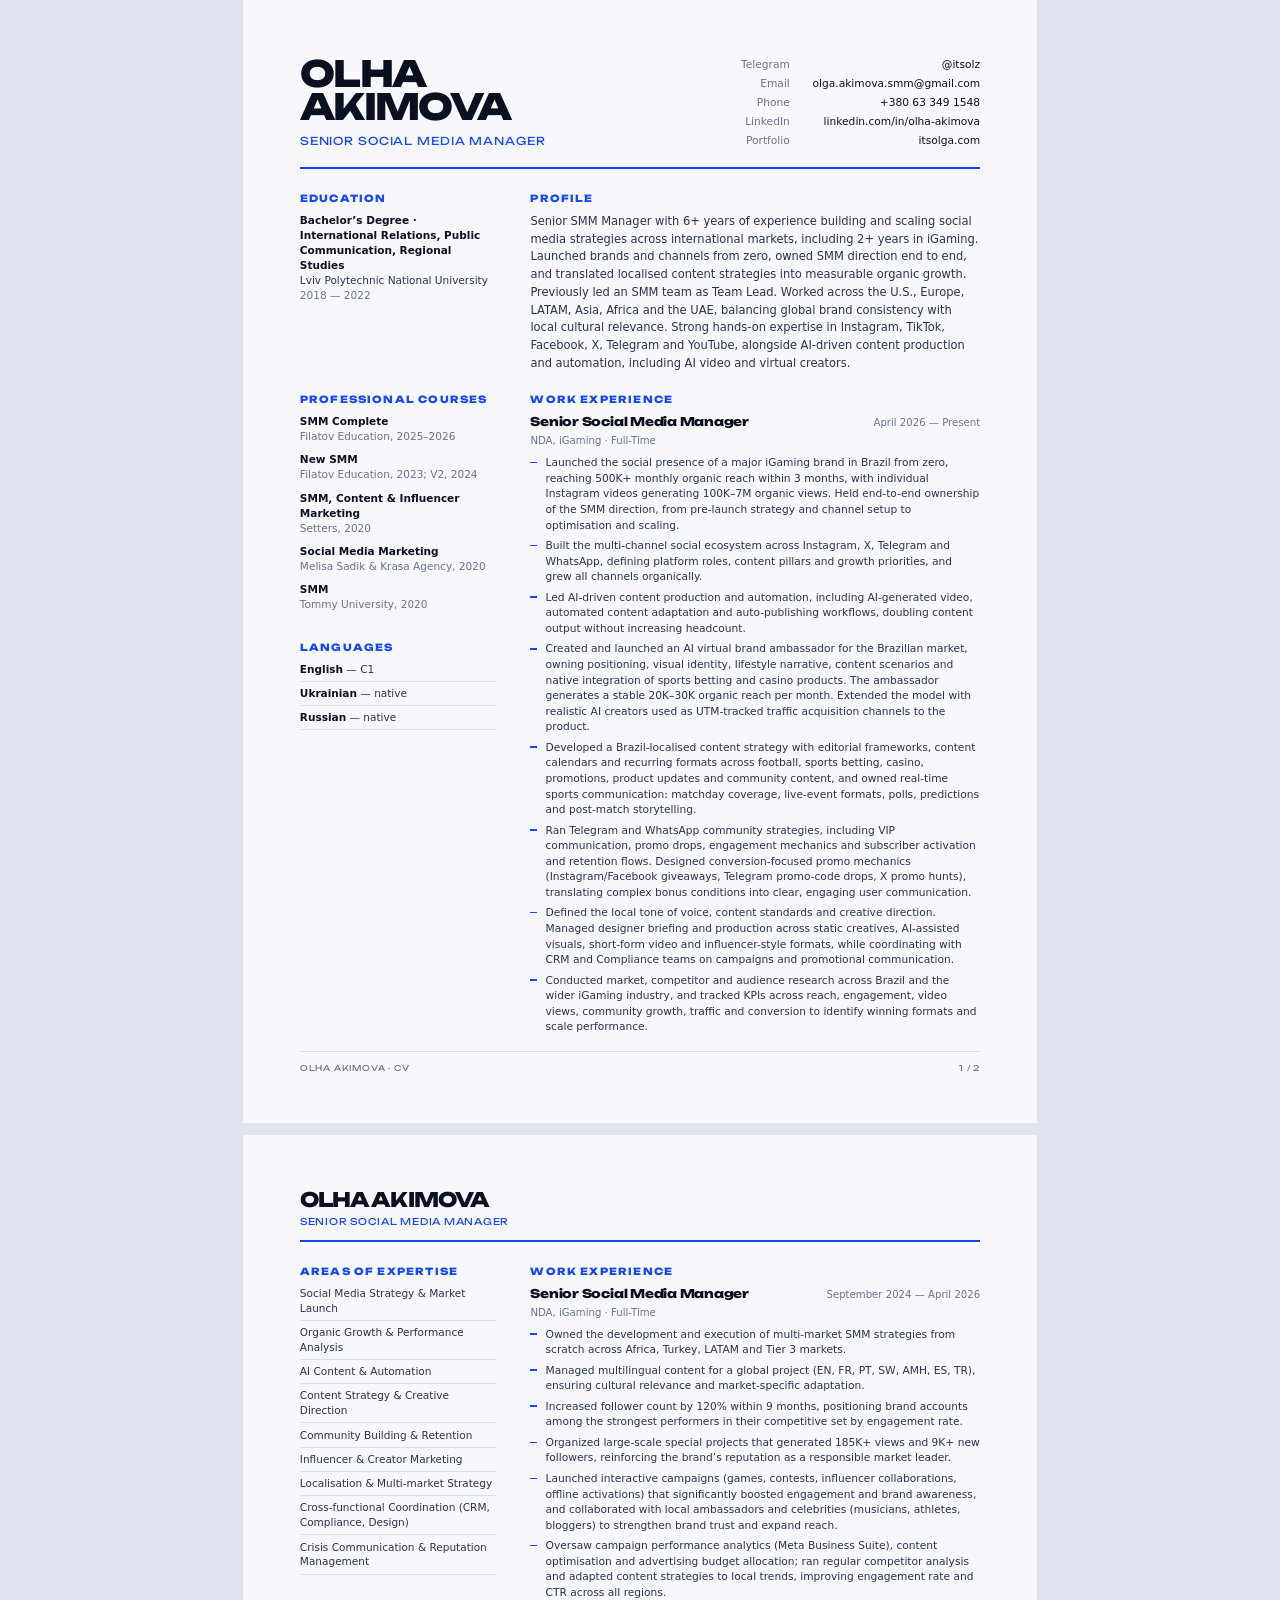
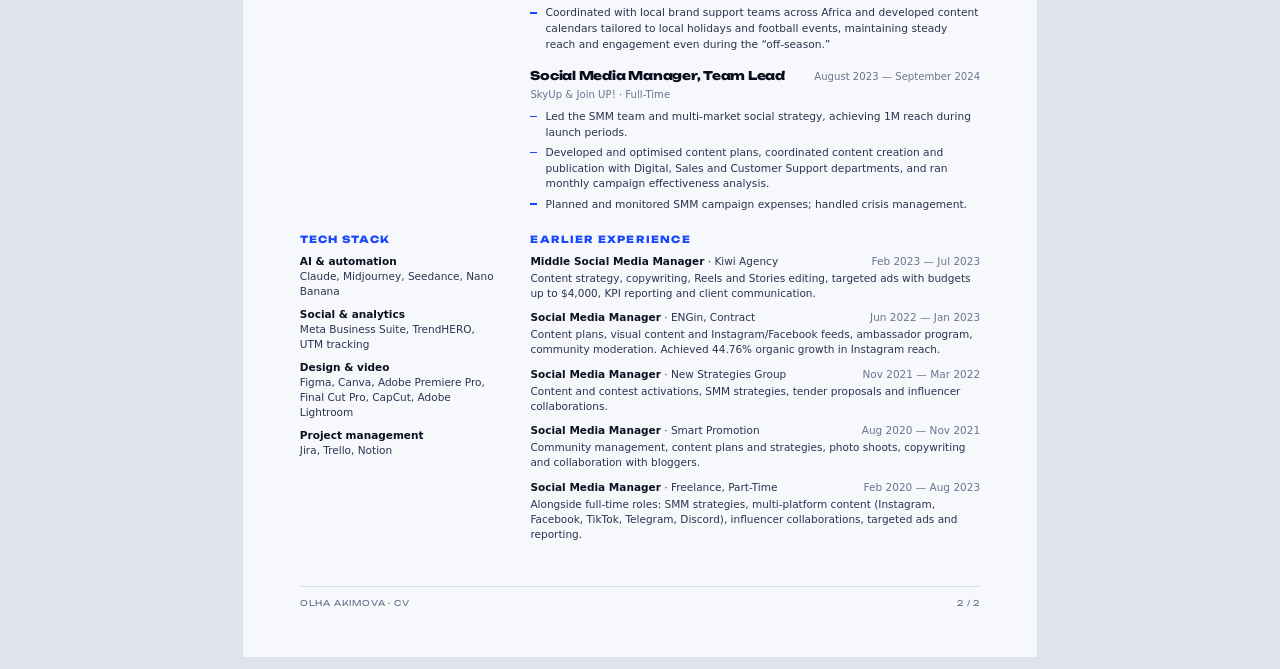
<file: assets/cv/cv.html>
<!doctype html>
<!-- Source of Olha_Akimova_CV.pdf and cv-1/2.webp: print this page to A4 PDF (Chromium, background graphics on). The portfolio link (data-portfolio) is a placeholder until the domain is set. -->
<html lang="en">
<head>
<meta charset="utf-8">
<title>Olha Akimova — Senior Social Media Manager</title>
<link rel="stylesheet" href="cv.css">
</head>
<body>

<section class="page">
  <header class="head">
    <div>
      <h1 class="name">Olha<br>Akimova</h1>
      <div class="role">Senior Social Media Manager</div>
    </div>
    <div class="contacts">
      <span>Telegram</span><a href="https://t.me/itsolz">@itsolz</a>
      <span>Email</span><a href="mailto:olga.akimova.smm@gmail.com">olga.akimova.smm@gmail.com</a>
      <span>Phone</span><a href="tel:+380633491548">+380 63 349 1548</a>
      <span>LinkedIn</span><a href="https://www.linkedin.com/in/olha-akimova">linkedin.com/in/olha-akimova</a>
      <span>Portfolio</span><a href="https://itsolga.com" data-portfolio>itsolga.com</a>
    </div>
  </header>

  <div class="cols cols--p1">
    <div class="side">
      <div>
        <h2>Education</h2>
        <div class="item"><b>Bachelor’s Degree · International Relations, Public Communication, Regional Studies</b>Lviv Polytechnic National University<br><span>2018 — 2022</span></div>
      </div>
    </div>
    <div class="main">
      <div>
        <h2>Profile</h2>
        <p class="lead">Senior SMM Manager with 6+ years of experience building and scaling social media strategies across international markets, including 2+ years in iGaming. Launched brands and channels from zero, owned SMM direction end to end, and translated localised content strategies into measurable organic growth. Previously led an SMM team as Team Lead. Worked across the U.S., Europe, LATAM, Asia, Africa and the UAE, balancing global brand consistency with local cultural relevance. Strong hands-on expertise in Instagram, TikTok, Facebook, X, Telegram and YouTube, alongside AI-driven content production and automation, including AI video and virtual creators.</p>
      </div>
    </div>
    <aside class="side">
      <div>
        <h2>Professional courses</h2>
        <div class="item"><b>SMM Complete</b><span>Filatov Education, 2025–2026</span></div>
        <div class="item"><b>New SMM</b><span>Filatov Education, 2023; V2, 2024</span></div>
        <div class="item"><b>SMM, Content &amp; Influencer Marketing</b><span>Setters, 2020</span></div>
        <div class="item"><b>Social Media Marketing</b><span>Melisa Sadik &amp; Krasa Agency, 2020</span></div>
        <div class="item"><b>SMM</b><span>Tommy University, 2020</span></div>
      </div>
      <div>
        <h2>Languages</h2>
        <ul class="list">
          <li><b>English</b> — C1</li>
          <li><b>Ukrainian</b> — native</li>
          <li><b>Russian</b> — native</li>
        </ul>
      </div>
    </aside>
    <main class="main">
      <div>
        <h2>Work experience</h2>
        <div class="job">
          <div class="job__t"><b>Senior Social Media Manager</b><span class="job__d">April 2026 — Present</span></div>
          <div class="job__m">NDA, iGaming · Full-Time</div>
          <ul>
            <li>Launched the social presence of a major iGaming brand in Brazil from zero, reaching 500K+ monthly organic reach within 3 months, with individual Instagram videos generating 100K–7M organic views. Held end-to-end ownership of the SMM direction, from pre-launch strategy and channel setup to optimisation and scaling.</li>
            <li>Built the multi-channel social ecosystem across Instagram, X, Telegram and WhatsApp, defining platform roles, content pillars and growth priorities, and grew all channels organically.</li>
            <li>Led AI-driven content production and automation, including AI-generated video, automated content adaptation and auto-publishing workflows, doubling content output without increasing headcount.</li>
            <li>Created and launched an AI virtual brand ambassador for the Brazilian market, owning positioning, visual identity, lifestyle narrative, content scenarios and native integration of sports betting and casino products. The ambassador generates a stable 20K–30K organic reach per month. Extended the model with realistic AI creators used as UTM-tracked traffic acquisition channels to the product.</li>
            <li>Developed a Brazil-localised content strategy with editorial frameworks, content calendars and recurring formats across football, sports betting, casino, promotions, product updates and community content, and owned real-time sports communication: matchday coverage, live-event formats, polls, predictions and post-match storytelling.</li>
            <li>Ran Telegram and WhatsApp community strategies, including VIP communication, promo drops, engagement mechanics and subscriber activation and retention flows. Designed conversion-focused promo mechanics (Instagram/Facebook giveaways, Telegram promo-code drops, X promo hunts), translating complex bonus conditions into clear, engaging user communication.</li>
            <li>Defined the local tone of voice, content standards and creative direction. Managed designer briefing and production across static creatives, AI-assisted visuals, short-form video and influencer-style formats, while coordinating with CRM and Compliance teams on campaigns and promotional communication.</li>
            <li>Conducted market, competitor and audience research across Brazil and the wider iGaming industry, and tracked KPIs across reach, engagement, video views, community growth, traffic and conversion to identify winning formats and scale performance.</li>
          </ul>
        </div>
      </div>
    </main>
  </div>
  <footer class="foot"><span>Olha Akimova · CV</span><span>1 / 2</span></footer>
</section>

<section class="page">
  <header class="head head--small">
    <div>
      <div class="name">Olha Akimova</div>
      <div class="role">Senior Social Media Manager</div>
    </div>
  </header>

  <div class="cols cols--p2">
    <aside class="side">
      <div>
        <h2>Areas of expertise</h2>
        <ul class="list">
          <li>Social Media Strategy &amp; Market Launch</li>
          <li>Organic Growth &amp; Performance Analysis</li>
          <li>AI Content &amp; Automation</li>
          <li>Content Strategy &amp; Creative Direction</li>
          <li>Community Building &amp; Retention</li>
          <li>Influencer &amp; Creator Marketing</li>
          <li>Localisation &amp; Multi-market Strategy</li>
          <li>Cross-functional Coordination (CRM, Compliance, Design)</li>
          <li>Crisis Communication &amp; Reputation Management</li>
        </ul>
      </div>
    </aside>
    <main class="main">
      <div>
        <h2>Work experience</h2>
        <div class="job">
          <div class="job__t"><b>Senior Social Media Manager</b><span class="job__d">September 2024 — April 2026</span></div>
          <div class="job__m">NDA, iGaming · Full-Time</div>
          <ul>
            <li>Owned the development and execution of multi-market SMM strategies from scratch across Africa, Turkey, LATAM and Tier 3 markets.</li>
            <li>Managed multilingual content for a global project (EN, FR, PT, SW, AMH, ES, TR), ensuring cultural relevance and market-specific adaptation.</li>
            <li>Increased follower count by 120% within 9 months, positioning brand accounts among the strongest performers in their competitive set by engagement rate.</li>
            <li>Organized large-scale special projects that generated 185K+ views and 9K+ new followers, reinforcing the brand’s reputation as a responsible market leader.</li>
            <li>Launched interactive campaigns (games, contests, influencer collaborations, offline activations) that significantly boosted engagement and brand awareness, and collaborated with local ambassadors and celebrities (musicians, athletes, bloggers) to strengthen brand trust and expand reach.</li>
            <li>Oversaw campaign performance analytics (Meta Business Suite), content optimisation and advertising budget allocation; ran regular competitor analysis and adapted content strategies to local trends, improving engagement rate and CTR across all regions.</li>
            <li>Coordinated with local brand support teams across Africa and developed content calendars tailored to local holidays and football events, maintaining steady reach and engagement even during the “off-season.”</li>
          </ul>
        </div>
        <div class="job">
          <div class="job__t"><b>Social Media Manager, Team Lead</b><span class="job__d">August 2023 — September 2024</span></div>
          <div class="job__m">SkyUp &amp; Join UP! · Full-Time</div>
          <ul>
            <li>Led the SMM team and multi-market social strategy, achieving 1M reach during launch periods.</li>
            <li>Developed and optimised content plans, coordinated content creation and publication with Digital, Sales and Customer Support departments, and ran monthly campaign effectiveness analysis.</li>
            <li>Planned and monitored SMM campaign expenses; handled crisis management.</li>
          </ul>
        </div>
      </div>
    </main>
    <aside class="side">
      <div>
        <h2>Tech stack</h2>
        <div class="item"><b>AI &amp; automation</b>Claude, Midjourney, Seedance, Nano Banana</div>
        <div class="item"><b>Social &amp; analytics</b>Meta Business Suite, TrendHERO, UTM tracking</div>
        <div class="item"><b>Design &amp; video</b>Figma, Canva, Adobe Premiere Pro, Final Cut Pro, CapCut, Adobe Lightroom</div>
        <div class="item"><b>Project management</b>Jira, Trello, Notion</div>
      </div>
        </aside>
    <main class="main">
      <div>
        <h2>Earlier experience</h2>
        <div class="early">
          <div class="row"><div><span><b>Middle Social Media Manager</b> · Kiwi Agency</span><em>Feb 2023 — Jul 2023</em></div><p>Content strategy, copywriting, Reels and Stories editing, targeted ads with budgets up to $4,000, KPI reporting and client communication.</p></div>
          <div class="row"><div><span><b>Social Media Manager</b> · ENGin, Contract</span><em>Jun 2022 — Jan 2023</em></div><p>Content plans, visual content and Instagram/Facebook feeds, ambassador program, community moderation. Achieved 44.76% organic growth in Instagram reach.</p></div>
          <div class="row"><div><span><b>Social Media Manager</b> · New Strategies Group</span><em>Nov 2021 — Mar 2022</em></div><p>Content and contest activations, SMM strategies, tender proposals and influencer collaborations.</p></div>
          <div class="row"><div><span><b>Social Media Manager</b> · Smart Promotion</span><em>Aug 2020 — Nov 2021</em></div><p>Community management, content plans and strategies, photo shoots, copywriting and collaboration with bloggers.</p></div>
          <div class="row"><div><span><b>Social Media Manager</b> · Freelance, Part-Time</span><em>Feb 2020 — Aug 2023</em></div><p>Alongside full-time roles: SMM strategies, multi-platform content (Instagram, Facebook, TikTok, Telegram, Discord), influencer collaborations, targeted ads and reporting.</p></div>
        </div>
      </div>
        </main>
  </div>
  <footer class="foot"><span>Olha Akimova · CV</span><span>2 / 2</span></footer>
</section>

</body>
</html>
</file>
<file: css/style.css>
/* ============ FONTS (self-hosted, latin + cyrillic) ============ */
@font-face{font-family:"Unbounded";font-weight:800;font-display:swap;src:url(../assets/fonts/unbounded-latin-800-normal.woff2) format("woff2");unicode-range:U+0000-00FF,U+0131,U+0152-0153,U+02BB-02BC,U+02C6,U+02DA,U+02DC,U+2000-206F,U+20AC,U+2122,U+2191,U+2193,U+2212,U+2215}
@font-face{font-family:"Unbounded";font-weight:800;font-display:swap;src:url(../assets/fonts/unbounded-cyrillic-800-normal.woff2) format("woff2");unicode-range:U+0301,U+0400-045F,U+0490-0491,U+04B0-04B1,U+2116}
@font-face{font-family:"Unbounded";font-weight:400;font-display:swap;src:url(../assets/fonts/unbounded-latin-400-normal.woff2) format("woff2");unicode-range:U+0000-00FF,U+2000-206F,U+2122}
@font-face{font-family:"Unbounded";font-weight:400;font-display:swap;src:url(../assets/fonts/unbounded-cyrillic-400-normal.woff2) format("woff2");unicode-range:U+0301,U+0400-045F,U+0490-0491,U+04B0-04B1,U+2116}

/* ============ TOKENS ============ */
:root{
  --bg:#04060c;
  --bg-2:#070b18;
  --navy:#0a1330;
  --blue:#1747ff;      /* electric blue from the banner */
  --blue-hi:#3a66ff;
  --ice:#9cbcff;
  --text:#e8edf7;
  --dim:#6b7aa0;
  --line:rgba(120,150,255,.18);
  --display:"Unbounded",system-ui,sans-serif;
  --mono:"Unbounded",system-ui,sans-serif;     /* small labels: Unbounded Regular */
  --body:"Unbounded",system-ui,sans-serif;
  --pad:clamp(16px,2.4vw,36px);
  --header-h:72px;
  --ease:cubic-bezier(.22,1,.36,1);            /* strong ease-out: things entering, settling, responding */
  --ease-out:var(--ease);
  --ease-in-out:cubic-bezier(.77,0,.175,1);    /* strong ease-in-out: things moving across the screen */
  --ease-drawer:cubic-bezier(.32,.72,0,1);     /* iOS-like sheet: the case view */
  --ease-soft:cubic-bezier(.45,0,.55,1);       /* gentle in-out: the hero's slow colour changes */
}

*,*::before,*::after{box-sizing:border-box}
html{background:var(--bg);color:var(--text);-webkit-text-size-adjust:100%;scrollbar-gutter:stable}  /* no width jump when the scrollbar appears */
html.lenis,html.lenis body{height:auto}
.lenis.lenis-smooth{scroll-behavior:auto!important}
body{margin:0;font-family:var(--body);background:var(--bg);overflow-x:hidden;-webkit-font-smoothing:antialiased}
body.is-loading{overflow:hidden;height:100vh;touch-action:none;overscroll-behavior:none}
html.is-loading{overflow:hidden}   /* iOS ignores overflow on body alone; a class, not :has() — :has() on html re-styled the whole page whenever Lenis toggled its classes */
a{color:inherit;text-decoration:none}
button{font:inherit;color:inherit;background:none;border:0;cursor:pointer;padding:0}
img{display:block;max-width:100%}
.mono{font-family:var(--mono);font-weight:400;font-size:10.5px;letter-spacing:.08em;text-transform:uppercase;line-height:1.6}
::selection{background:var(--blue);color:#fff}

/* film grain over everything */
body::after{
  content:"";position:fixed;inset:-50%;z-index:90;pointer-events:none;opacity:.06;
  background-image:url("data:image/svg+xml,%3Csvg xmlns='http://www.w3.org/2000/svg' width='160' height='160'%3E%3Cfilter id='n'%3E%3CfeTurbulence type='fractalNoise' baseFrequency='.9' numOctaves='2' stitchTiles='stitch'/%3E%3C/filter%3E%3Crect width='100%25' height='100%25' filter='url(%23n)'/%3E%3C/svg%3E");
  /* static on purpose: animating a full-screen layer makes Safari repaint every frame */
}
@keyframes grain{0%{transform:translate(0,0)}20%{transform:translate(-3%,2%)}40%{transform:translate(2%,-3%)}60%{transform:translate(-2%,-1%)}80%{transform:translate(3%,3%)}100%{transform:translate(0,0)}}

/* ============ LOADER (minimal) ============ */
.loader{position:fixed;inset:0;z-index:100;background:#000;display:flex;flex-direction:column;align-items:center;justify-content:center;gap:14px;transition:opacity .6s ease-out}
.loader.is-done{opacity:0;pointer-events:none}
.loader__line{width:min(220px,50vw);height:1px;background:rgba(156,188,255,.14);overflow:hidden}
.loader__line i{display:block;height:100%;width:100%;background:var(--blue-hi);box-shadow:0 0 8px var(--blue);transform:scaleX(0);transform-origin:left}
.loader__count{color:var(--dim);font-variant-numeric:tabular-nums;letter-spacing:.12em}

/* ============ SCROLL PROGRESS ============ */
.progress{position:fixed;top:0;left:0;right:0;height:3px;z-index:60;pointer-events:none;background:rgba(120,150,255,.08)}
.progress i{display:block;height:100%;width:100%;transform:scaleX(0);transform-origin:left center;
  background:linear-gradient(90deg,var(--blue) 0%,var(--blue-hi) 70%,var(--ice) 100%);
  box-shadow:0 0 12px rgba(23,71,255,.8),0 0 2px rgba(156,188,255,.9);will-change:transform}   /* own layer: scaling it on scroll doesn't repaint the page */

/* ============ HEADER ============ */
.header{position:fixed;top:0;left:0;right:0;z-index:50;height:var(--header-h);display:flex;align-items:center;justify-content:space-between;padding:0 var(--pad);pointer-events:none}
.header>*{pointer-events:auto}
@keyframes spin{to{transform:rotate(360deg)}}
.header__right{display:flex;align-items:center;gap:10px;margin-left:auto}

.pill{position:relative;display:inline-flex;align-items:center;gap:10px;height:42px;padding:0 6px 0 18px;border-radius:999px;
  font-family:var(--mono);font-size:11px;letter-spacing:.06em;text-transform:uppercase;transition:scale .16s var(--ease-out)}
.pill__icon{position:relative;width:30px;height:30px;border-radius:50%;display:grid;place-items:center;color:#fff;transition:transform .4s var(--ease);
  background:radial-gradient(120% 120% at 30% 20%,#5f86ff 0%,var(--blue) 45%,#0d2fd1 100%);
  box-shadow:inset 0 1px 1px rgba(255,255,255,.7),inset 0 -2px 4px rgba(0,0,40,.35),0 0 16px rgba(23,71,255,.6)}
.pill__icon svg{width:14px;height:14px}
@media (hover:hover) and (pointer:fine){.pill--cta:hover .pill__icon svg{animation:ring .7s ease-in-out}}
@keyframes ring{0%,100%{rotate:0deg}15%{rotate:-16deg}30%{rotate:14deg}45%{rotate:-10deg}60%{rotate:6deg}75%{rotate:-2deg}}
.pill--menu{padding:0 16px 0 18px}
.burger{display:flex;flex-direction:column;gap:5px;width:16px}
.burger i{display:block;height:1.5px;background:currentColor;transition:transform .4s var(--ease)}
.menu-open .burger i:first-child{transform:translateY(3.25px) rotate(45deg)}
.menu-open .burger i:last-child{transform:translateY(-3.25px) rotate(-45deg)}

.lang{position:relative;display:flex;height:42px;padding:4px;border-radius:999px}
.lang__btn{position:relative;z-index:2;width:42px;border-radius:999px;font-family:var(--mono);font-size:11px;letter-spacing:.06em;color:var(--dim);transition:color .3s}
.lang__btn.is-active{color:#fff}
/* the glass droplet that slides (and stretches) between languages */
.lang__pill{position:absolute;z-index:1;top:4px;bottom:4px;left:4px;width:42px;border-radius:999px;transform-origin:center;
  translate:var(--x,0px) 0;transition:translate .45s var(--ease-in-out);
  background:linear-gradient(180deg,rgba(80,118,255,.55),rgba(23,71,255,.75));
  box-shadow:inset 0 1px 1px rgba(255,255,255,.75),inset 0 -2px 6px rgba(0,0,60,.35),inset 0 0 10px rgba(156,188,255,.35),0 4px 18px rgba(23,71,255,.55)}

/* ============ MENU OVERLAY ============ */
.lang.is-moving .lang__pill{animation:squish .6s var(--ease-in-out)}
@keyframes squish{0%{scale:1 1}30%{scale:1.3 .9}65%{scale:.96 1.04}100%{scale:1 1}}

.menu{position:fixed;inset:0;z-index:45;background:linear-gradient(160deg,rgba(30,48,110,.38),rgba(4,6,12,.72) 60%);
  backdrop-filter:blur(28px) saturate(170%);-webkit-backdrop-filter:blur(28px) saturate(170%);
  display:flex;flex-direction:column;justify-content:center;padding:calc(var(--header-h) + 20px) var(--pad) var(--pad);
  clip-path:inset(0 0 100% 0);transition:clip-path .45s var(--ease);visibility:hidden}
.menu-open .menu{clip-path:inset(0 0 0 0);visibility:visible}
.menu__grid{position:absolute;inset:0;background-image:linear-gradient(var(--line) 1px,transparent 1px),linear-gradient(90deg,var(--line) 1px,transparent 1px);background-size:80px 80px;opacity:.25;mask-image:radial-gradient(circle at 50% 50%,#000,transparent 70%)}
.menu__list{position:relative;list-style:none;margin:0;padding:0}
.menu__list li{border-top:1px solid var(--line);overflow:hidden}
.menu__list li:last-child{border-bottom:1px solid var(--line)}
.menu__list a{display:flex;align-items:baseline;gap:24px;padding:14px 0;transform:translateY(110%);transition:transform .45s var(--ease),color .3s}
.menu-open .menu__list a{transform:none}
.menu-open .menu__list li:nth-child(2) a{transition-delay:.04s}
.menu-open .menu__list li:nth-child(3) a{transition-delay:.08s}
.menu-open .menu__list li:nth-child(4) a{transition-delay:.12s}
.menu-open .menu__list li:nth-child(5) a{transition-delay:.16s}
.menu__list span{color:var(--blue-hi);min-width:60px}
.menu__list b{font-family:var(--display);font-weight:800;font-size:clamp(34px,6.5vw,88px);text-transform:uppercase;line-height:1}
@media (hover:hover) and (pointer:fine){.menu__list a:hover{color:var(--blue-hi)}}

/* ============ HERO ============ */
.hero{position:relative;height:320vh}
.hero__pin{position:sticky;top:0;height:100vh;height:100lvh;overflow:hidden;background:#000}
.hero__bg{position:absolute;inset:0}
/* the scene fades to pure black at the bottom, so it meets the next block without a step.
   It sits above the background and the front haze (z 2) but under the cat and the button (board, z 3). */
.hero__pin::after{content:"";position:absolute;left:0;right:0;bottom:0;height:calc(18% + var(--cut,0px));z-index:2;pointer-events:none;
  background:linear-gradient(#000,#000) bottom/100% var(--cut,0px) no-repeat,linear-gradient(180deg,rgba(0,0,0,0),#000 80%) top/100% calc(100% - var(--cut,0px)) no-repeat}   /* phones: the fade ends where Results starts (--cut, main.js) and it's solid black below, also while the scene is still pinned */

/* atmosphere (full bleed, outside the artboard) */
/* dollar pattern on the wall: thin, very faint, diagonal, static.
   The tile is pre-rotated and seamless (assets/dollars.svg), so there's no rotated layer or mask
   for the browser to recomposite while scrolling. It ends at the floor line (--horizon, set by JS). */
.hero__pattern{position:absolute;left:0;right:0;top:0;height:var(--horizon,70%);overflow:hidden}
.hero__pattern::before{content:"";position:absolute;inset:0;opacity:.03;background:url(../assets/dollars.svg) 0 0/400px 400px repeat}
.hero__pattern::after{content:"";position:absolute;inset:0;background:linear-gradient(180deg,#000 0%,rgba(0,0,0,0) 12%,rgba(0,0,0,0) 70%,#000 100%)}
/* the beam: one pre-rendered soft cone (assets/beam.webp, 9 KB) instead of stacked gradients,
   so its edges fade smoothly with no visible borders or banding. Sized by the screen height,
   like the artboard, so it keeps its shape relative to the cat. */
.hero__light{position:absolute;left:50%;top:0;height:100%;aspect-ratio:4/5;pointer-events:none;opacity:.72;
  background:url(../assets/beam.webp) center top/100% 100% no-repeat;
  translate:calc(-50% + var(--px,0) * 2%) 0;transition:translate 1.6s var(--ease)}
/* as you scroll the beam opens up: a static, already-widened copy fades in on top.
   Only its opacity changes, which the browser does without repainting (scaling it per frame cost ~8ms). */
.hero__light--wide{aspect-ratio:1.83;height:104%;opacity:calc(var(--beam,0) * .6);will-change:opacity}
.hero__floor{position:absolute;left:0;right:0;bottom:0;top:var(--horizon,70%);opacity:.6;
  background:radial-gradient(ellipse 45% 40% at 50% 0%,rgba(58,102,255,.10),transparent 70%),linear-gradient(180deg,rgba(8,12,26,0),rgba(6,9,20,.75) 35%,#010103 100%);
  border-top:1px solid rgba(140,170,255,.07)}
.haze{position:absolute;left:-20%;right:-20%;pointer-events:none}
.haze--back{bottom:12%;height:30%;opacity:.55;
  background:radial-gradient(ellipse 30% 50% at 30% 60%,rgba(120,150,230,.18),transparent 70%),radial-gradient(ellipse 35% 45% at 72% 55%,rgba(120,150,230,.14),transparent 70%);
}
.haze--front{bottom:-6%;height:24%;z-index:2;opacity:.6;
  background:radial-gradient(ellipse 40% 50% at 40% 60%,rgba(110,140,220,.14),transparent 70%),radial-gradient(ellipse 30% 40% at 80% 70%,rgba(110,140,220,.1),transparent 70%);
}
.vignette{position:absolute;inset:0;z-index:4;pointer-events:none;
  background:radial-gradient(ellipse 80% 75% at 50% 50%,transparent 50%,rgba(0,0,0,.7) 100%),linear-gradient(180deg,rgba(0,0,0,.55),transparent 18%,transparent 92%,rgba(0,0,0,.45))}

/* ---------- the artboard: 1440×900 design pixels, scaled as one piece by JS (--s) ---------- */
.board{position:absolute;left:50%;top:50%;width:1440px;height:900px;z-index:3;pointer-events:none;
  transform:translate(-50%,-50%) scale(var(--s,1));transform-origin:50% 50%}
.board a,.board button{pointer-events:auto}
.board .mono{font-size:12px}

.corner{position:absolute;z-index:5;width:34px;height:34px}
.corner--tl{left:36px;top:96px;border-left:2px solid var(--blue);border-top:2px solid var(--blue)}
.corner--br{right:364px;bottom:40px}
.corner--br::before,.corner--br::after{content:"";position:absolute;background:var(--blue)}
.corner--br::before{left:16px;top:0;bottom:0;width:2px}
.corner--br::after{top:16px;left:0;right:0;height:2px}

/* name: one line above the cat, only the ear tips reach into it (JS fits --fs) */
.hero__title{position:absolute;left:0;right:0;top:92px;margin:0 auto;width:max-content;z-index:2;
  transition:color .9s var(--ease-soft),translate .9s var(--ease-soft);
  display:flex;flex-direction:column;align-items:flex-end;
  --fs:128px;font-family:var(--display);font-weight:800;line-height:.8;letter-spacing:-.04em;font-size:var(--fs);color:#e9edf6}
.hero__row{display:flex;gap:.24em}
.hero__mask{display:block;flex:none;overflow:hidden;padding:0 .02em .04em}
.hero__word{display:inline-block;white-space:nowrap}
.hero__mask--role{padding:.1em .02em .1em}
.hero__role{display:block;font-size:30px;letter-spacing:-.01em;line-height:1;white-space:nowrap;color:#fff;transition:color .9s var(--ease-soft)}
.hero__role em{font-style:normal;color:var(--blue-hi);transition:color .9s var(--ease-soft)}
.sr{position:absolute;width:1px;height:1px;overflow:hidden;clip:rect(0 0 0 0);white-space:nowrap}

/* focus list with blue crosshair bullets */
.hero__list{position:absolute;z-index:5;left:70px;top:340px;list-style:none;margin:0;padding:0 0 0 26px;transition:opacity .6s,translate .6s var(--ease);
  letter-spacing:.14em;color:#e8edf7;border-left:1px solid rgba(23,71,255,.55)}
.board .hero__list{font-size:14px}
.hero__list li{position:relative;padding:6px 0}
.hero__list li::before,.hero__list li::after{content:"";position:absolute;background:var(--blue)}
.hero__list li::before{left:-34px;top:50%;width:16px;height:2px;transform:translateY(-50%)}
.hero__list li::after{left:-27px;top:calc(50% - 8px);width:2px;height:16px}

/* cat */
.hero__stage{position:absolute;left:300px;top:104px;width:840px;height:840px;z-index:3;
  translate:calc(var(--px,0) * 14px) 0;transition:translate 1.4s var(--ease)}   /* follows the cursor a little */
.cat{position:absolute;inset:0;width:100%;height:100%;transform:translateZ(0)}
.hero__stage::before{content:"";position:absolute;left:27%;top:18%;width:46%;height:52%;border-radius:50%;
  background:radial-gradient(ellipse at center,rgba(23,71,255,.2),rgba(23,71,255,.06) 50%,transparent 75%);pointer-events:none}

/* HUD labels: keyword with the banner crosshair + text + a hairline toward the cat */
.hud{position:absolute;z-index:5;max-width:330px;display:flex;gap:12px;align-items:flex-start;
  opacity:0;translate:20px 0;transition:opacity .5s,translate .5s var(--ease)}
.hud.is-in{opacity:1;translate:0 0}
.hud p{margin:0;color:var(--ice)}
.hud__tag{position:relative;flex:none;padding-left:22px;color:var(--blue-hi);line-height:1.6;letter-spacing:.12em}
.hud__tag::before,.hud__tag::after{content:"";position:absolute;background:var(--blue)}
.hud__tag::before{left:0;top:50%;width:14px;height:2px;transform:translateY(-50%)}
.hud__tag::after{left:6px;top:calc(50% - 6px);width:2px;height:14px}
.hud::after{content:"";position:absolute;top:10px;width:100px;height:1px;background:linear-gradient(90deg,rgba(58,102,255,.8),rgba(58,102,255,0))}
.hud::before{content:"";position:absolute;top:7px;width:7px;height:7px;border:1px solid var(--blue-hi)}
.hud--1{right:36px;top:380px;flex-direction:row-reverse;text-align:right}
.hud--1::after,.hud--3::after{right:calc(100% + 14px);transform:scaleX(-1)}
.hud--1::before,.hud--3::before{right:calc(100% + 114px)}
.hud--2{left:36px;top:520px;translate:-20px 0}
.hud--2.is-in{translate:0 0}
.hud--2::after{left:calc(100% + 14px)}
.hud--2::before{left:calc(100% + 114px)}
.hud--3{right:36px;top:540px;flex-direction:row-reverse;text-align:right}

/* CTA card */
.cta{position:absolute;z-index:6;right:36px;bottom:36px;width:310px;height:200px;border-radius:26px;padding:24px 26px;
  translate:var(--mx,0px) var(--my,0px);transition:translate .5s var(--ease),scale .16s var(--ease-out);
  display:flex;flex-direction:column;justify-content:space-between;color:#fff;overflow:hidden;
  background:linear-gradient(150deg,rgba(58,102,255,.85),rgba(23,71,255,.78) 50%,rgba(13,47,209,.85))!important;
  box-shadow:inset 0 1px 0 rgba(255,255,255,.55),inset 0 -10px 30px rgba(0,0,60,.35),0 10px 28px -8px rgba(23,71,255,.55)!important}   /* glow ends above the scene's bottom edge, so it isn't cut into a line */
.cta__text{font-family:var(--display);font-weight:800;font-size:25px;line-height:1.12;letter-spacing:-.01em;text-transform:uppercase}
@media (min-aspect-ratio:3/4){html[lang=uk] .cta__text{font-size:22px}}   /* "ПОПРАЦЮЄМО?" is one long word: a step smaller so it keeps the card padding */
.cta__arrow{align-self:flex-end;width:62px;height:62px;transition:transform .5s var(--ease)}
@media (hover:hover) and (pointer:fine){.cta:hover .cta__arrow{transform:translateX(6px) rotate(-45deg)}}
.cta.glass{-webkit-backdrop-filter:none;backdrop-filter:none}
.cta.glass::after{background:radial-gradient(300px circle at var(--gl-x,50%) var(--gl-y,0%),rgba(255,255,255,.15),rgba(255,255,255,.06) 40%,transparent 72%)}

.hero__scroll{position:absolute;z-index:5;left:0;right:0;margin:0 auto;width:max-content;bottom:40px;display:flex;align-items:center;gap:10px;color:var(--dim);transition:opacity .4s}
/* while the cat turns the name steps back: a darker but solid colour (opacity would let the dollars show through) */
.hero.is-turning .hero__title{color:#7c8293}
.hero.is-turning .hero__role{color:#7c8293}
.hero.is-turning .hero__role em{color:#3550c4}
.hero.is-scrolled .hero__list{opacity:0;translate:-30px 0}
.hero.is-scrolled .hero__scroll{opacity:0}
.hero__scroll i{position:relative;width:1px;height:28px;background:var(--line);overflow:hidden}
/* moved with transform (no layout or repaint per frame), and stopped once the hint has faded out */
.hero__scroll i::after{content:"";position:absolute;left:0;top:0;width:1px;height:40%;background:var(--ice);transform:translateY(-100%);animation:drip 1.6s var(--ease) infinite}
.hero.is-scrolled .hero__scroll i::after{animation-play-state:paused}
@keyframes drip{to{transform:translateY(250%)}}

/* ---------- portrait screens: a 390×844 artboard ---------- */
@media (max-aspect-ratio:3/4){
  .vignette{z-index:2}   /* phones: the full-width button sits low, keep it out of the shade */
  .board{width:390px;height:844px}   /* width-fitted; JS sets the height to the real screen height */
  .hero__pattern::before{background-size:230px 230px}
  .board .mono{font-size:10.5px}
  .corner--tl{left:10px;top:70px;width:26px;height:26px}
  .corner--br,.hero__list,.hero__scroll{display:none}
  .hero__title{left:26px;right:16px;top:84px;margin:0;width:auto;align-items:flex-start}
  .hero__row{flex-direction:column;gap:0}
  .hero__role{font-size:15px}
  .hero__stage{left:-40px;top:300px;width:470px;height:470px}   /* real size and place are set by JS */
  .hud{max-width:none;left:16px!important;right:16px!important;top:auto!important;bottom:138px;flex-direction:column!important;gap:6px;text-align:left!important}
  .hud::before,.hud::after{display:none}
  .hud p br{display:none}
  .hud__dup{display:none}   /* the title right above already says it */
  .board .hud p{font-size:12px;line-height:1.55}
  .cta{left:16px;right:16px;bottom:16px;width:auto;height:82px;padding:0 20px 0 22px;flex-direction:row;align-items:center;border-radius:22px}
  .cta__text{font-size:18px;white-space:nowrap}
  .cta{box-shadow:inset 0 1px 0 rgba(255,255,255,.55),inset 0 -10px 30px rgba(0,0,60,.35),0 -8px 24px -10px rgba(23,71,255,.55)!important}   /* glow goes up, not into the scene edge 16px below */
  .cta__text br{display:none}
  .cta__arrow{width:42px;height:42px;align-self:center}
}

/* ---------- skills: glass panels on the studio stage (js/skills.js) ---------- */
.skills{position:relative;z-index:1;height:400vh;background:var(--bg);margin-top:-24px}   /* small overlap under the cases block (which is on top): the heading glow isn't cut by its edge */
.cases.is-collapsed #cmoreEnd{display:none}   /* the empty end-of-list slot took 36–56px under "Show all": the folded list was taller below the button than the open one, so everything after it jumped */
.cases{z-index:2}   /* the cases block lies over the stage's empty top (open or folded), so its button is never covered; the cases block lies over the stage's empty top, so "Show less" isn't covered. The overlap itself never changes (it used to switch to 0 here, and everything under the button jumped when the list folded) */
.skills__pin{position:sticky;top:0;height:100vh;height:100lvh;overflow:hidden;--hz:78%}   /* the large viewport: when Safari's bars collapse the stage still fills the screen, no empty strip under it */
/* the bottom of the stage fades to pure black (over the floor and the reflection, under the counter), so it meets the
   contact block's black without a line */
.skills__pin::after{content:"";position:absolute;left:0;right:0;bottom:0;height:min(22%,190px);z-index:5;pointer-events:none;
  background:linear-gradient(180deg,rgba(0,0,0,0) 0%,rgba(0,0,0,.35) 35%,rgba(0,0,0,.8) 70%,#000 100%)}
.sk-studio{position:absolute;inset:0;background:#000}   /* opaque: Safari doesn't have to blend the stage with the page under it */
/* the top of the stage is the cases block's colour, fading to black: an opaque layer over the beam and the shade, no masks */
.sk-studio::after{content:"";position:absolute;left:0;right:0;top:0;height:62%;z-index:3;pointer-events:none;
  background:linear-gradient(180deg,rgba(4,6,12,1) 0%,rgba(4,6,12,0.985) 10%,rgba(4,6,12,0.94) 20%,rgba(4,6,12,0.86) 30%,rgba(4,6,12,0.75) 40%,rgba(4,6,12,0.62) 50%,rgba(4,6,12,0.48) 60%,rgba(4,6,12,0.34) 70%,rgba(4,6,12,0.2) 80%,rgba(4,6,12,0.08) 90%,rgba(4,6,12,0) 100%)}   /* eased: no visible crease where the cases block's flat colour starts to darken */
.sk-beam{position:absolute;left:50%;top:0;width:min(1100px,120vw);height:104%;translate:-50% 0;pointer-events:none;
  background:radial-gradient(ellipse 26% 92% at 50% 0%,rgba(156,188,255,.22),rgba(58,102,255,.14) 30%,rgba(23,71,255,.05) 60%,transparent 78%)}
/* the floor glow sits inside its box and fades out before any edge: no line where the floor starts */
.sk-floor{position:absolute;left:0;right:0;bottom:0;top:calc(var(--hz) - 120px);
  background:radial-gradient(ellipse 42% 34% at 50% 120px,rgba(58,102,255,.15),transparent 100%),linear-gradient(180deg,rgba(1,1,3,0) 0%,rgba(1,1,3,0) 110px,rgba(6,9,20,.7) 45%,#010103 100%)}
.sk-vig{position:absolute;inset:0;z-index:2;pointer-events:none;
  background:radial-gradient(ellipse 80% 75% at 50% 50%,transparent 50%,rgba(0,0,0,.75) 100%),linear-gradient(180deg,transparent 80%,rgba(0,0,0,.6))}
.sk-corner{position:absolute;z-index:6;width:34px;height:34px;pointer-events:none}
/* mirrored against the first block: the corner sits top right, the cross bottom left */
.sk-corner--tl{right:clamp(16px,2.5vw,36px);top:clamp(80px,12vh,110px);border-right:2px solid var(--blue);border-top:2px solid var(--blue)}
.sk-corner--br{left:clamp(16px,2.5vw,36px);bottom:clamp(20px,4vh,40px)}
.sk-corner--br::before,.sk-corner--br::after{content:"";position:absolute;background:var(--blue)}
.sk-corner--br::before{left:16px;top:0;bottom:0;width:2px}
.sk-corner--br::after{top:16px;left:0;right:0;height:2px}
.sk-head{position:absolute;left:50%;top:clamp(76px,10vh,104px);translate:-50% 0;z-index:5;text-align:center;width:max-content;max-width:90vw}
.sk-head::before{content:"";position:absolute;left:50%;top:44%;width:min(1100px,96vw);height:380%;translate:-50% -50%;pointer-events:none;z-index:-1;
  background:radial-gradient(ellipse 42% 36% at 50% 50%,rgba(58,102,255,.20),rgba(23,71,255,.07) 50%,rgba(23,71,255,.018) 68%,transparent 80%)}   /* soft pool behind the heading, same recipe as Results and Cases */
.sk-title{margin:0;font-family:var(--display);font-weight:800;font-size:clamp(40px,5.6vw,84px);letter-spacing:-.035em;line-height:.92;text-transform:uppercase;color:var(--text)}   /* same size as the Results and Cases headings */
.sk-note{margin:14px 0 0;color:var(--dim)}
.sk-stage{position:absolute;inset:0;z-index:4}
/* each panel gets the perspective on its own (no shared 3D space): the browser doesn't sort them in depth every frame;
   the stacking order comes from z-index (js/skills.js) */
.sk-track{position:absolute;left:50%;top:calc(var(--hz) - var(--ph));width:0;height:var(--ph);perspective:1300px;perspective-origin:50% 17%;--ph:min(460px,52vh);--pw:min(320px,70vw)}
.sk-panel{position:absolute;left:0;top:0;width:var(--pw);height:var(--ph);margin-left:calc(var(--pw) / -2);contain:layout style}
/* glass without backdrop blur: only black is behind, and blur would be recomputed every frame the panels move */
.sk-face{position:absolute;inset:0;border-radius:28px;isolation:isolate;
  background:linear-gradient(135deg,rgba(255,255,255,.13) 0%,rgba(255,255,255,.04) 45%,rgba(120,150,255,.07) 100%),#080b17;   /* opaque glass: the panels behind don't show through */
  box-shadow:inset 0 1px 0 rgba(255,255,255,.38),inset 0 -1px 0 rgba(255,255,255,.08),inset 1px 0 0 rgba(255,255,255,.10),inset 0 0 22px rgba(156,188,255,.10),0 10px 30px rgba(0,0,0,.35)}
.sk-face{border:1px solid rgba(255,255,255,.16);border-top-color:rgba(255,255,255,.34);border-left-color:rgba(255,255,255,.24)}   /* hairline rim, no mask: masks cost a render pass each */
/* lit state: switched at once (one repaint per switch; a fade would repaint the moving panel every frame, which Safari feels) */
.sk-face::after{content:"";position:absolute;inset:0;border-radius:inherit;pointer-events:none;visibility:hidden;
  box-shadow:inset 0 1px 0 rgba(255,255,255,.5),inset 0 0 40px rgba(58,102,255,.25),0 0 0 1px rgba(58,102,255,.55)}
/* the big blue glow stays put under the spotlight and fades while the panels move (js/skills.js sets its opacity),
   instead of jumping from one moving panel to the next halfway through the switch */
.sk-halo{position:absolute;left:50%;top:calc(var(--hz) - var(--ph) * 1.12);width:calc(var(--pw) * 1.9);height:calc(var(--ph) * 1.4);margin-left:calc(var(--pw) * -.95);pointer-events:none;
  --ph:min(460px,52vh);--pw:min(320px,70vw);
  /* a soft pool of light, filled and edgeless (a box-shadow leaves a dark hole where its box is once the panel moves away) */
  background:radial-gradient(ellipse 34% 40% at 50% 52%,rgba(23,71,255,.30),rgba(23,71,255,.12) 55%,transparent 100%),
             radial-gradient(ellipse 30% 9% at 50% 80%,rgba(58,102,255,.45),rgba(58,102,255,.12) 55%,transparent 100%);
  will-change:opacity}
.sk-panel.is-on .sk-face::after{visibility:visible}
.sk-in{position:relative;z-index:1;height:100%;display:flex;flex-direction:column;padding:26px 24px 22px;opacity:.4;transition:opacity .3s var(--ease-out)}
.sk-panel.is-on .sk-in{opacity:1}
.sk-n{display:flex;justify-content:space-between;color:var(--ice)}
.sk-n b{font-weight:800;color:#fff}
.sk-big{margin:auto 0 0;font-family:var(--display);font-weight:800;font-size:clamp(64px,8vw,104px);line-height:.8;letter-spacing:-.06em;color:transparent;
  background:linear-gradient(180deg,rgba(233,237,246,.9),rgba(233,237,246,.08));-webkit-background-clip:text;background-clip:text}
.sk-t{margin:14px 0 8px;font-family:var(--display);font-weight:800;font-size:clamp(20px,2vw,26px);letter-spacing:-.03em;text-transform:uppercase;line-height:1;color:#e9edf6}
.sk-d{margin:0 0 14px;font-size:11.5px;line-height:1.6;color:var(--ice);letter-spacing:.05em}
.sk-chips{display:flex;flex-wrap:wrap;gap:6px}
.sk-chips span{font-family:var(--display);font-size:10.5px;letter-spacing:.04em;padding:6px 10px;border-radius:999px;border:1px solid rgba(255,255,255,.16);background:rgba(255,255,255,.05);color:#fff;white-space:nowrap}
/* reflection on the floor: a flipped copy that moves with its panel */
.sk-refl{position:absolute;left:0;right:0;top:calc(100% + 6px);height:100%;transform:scaleY(-1);pointer-events:none;opacity:.22;visibility:hidden;
  }
.sk-refl::after{content:"";position:absolute;inset:-2px;background:linear-gradient(180deg,#020309 0%,#020309 52%,rgba(2,3,9,.55) 80%,rgba(2,3,9,0) 100%);pointer-events:none}   /* fades the copy into the floor */
.sk-panel.is-on .sk-refl{visibility:visible}   /* only the lit panel is reflected: masked layers are costly */
.sk-refl .sk-in,.sk-panel .sk-refl .sk-in{opacity:1;transition:none}
.skills.is-near .sk-panel:is(.is-on,.was-on)>.sk-face>.sk-in{will-change:opacity}   /* the text of the two panels in the switch fades on its own layer */
.sk-panel{cursor:pointer;outline:none}
.sk-panel.is-on{cursor:default}
.sk-panel:focus-visible .sk-face{outline:2px solid var(--blue-hi);outline-offset:4px}
@media (hover:hover) and (pointer:fine){.sk-panel:not(.is-on):hover .sk-in{opacity:.6}}
.sk-prog{position:absolute;right:clamp(20px,4vw,56px);bottom:clamp(20px,5vh,44px);z-index:6;display:flex;gap:10px;align-items:center;color:var(--dim)}
.sk-prog b{color:#fff;font-weight:400}
.sk-prog i{display:block;width:120px;height:2px;background:rgba(156,188,255,.15);overflow:hidden}
.sk-prog s{display:block;height:100%;background:var(--blue);box-shadow:0 0 8px var(--blue);transform:scaleX(0);transform-origin:0 50%;text-decoration:none;will-change:transform}
@media (max-width:760px){
  .skills{height:380vh;margin-top:-64px}   /* phones: the heading comes right after "Show all" */
  /* phones: the stage still fills the large viewport (no empty strip when Safari's bars collapse), but the cards are placed
     in the SMALL viewport: with Safari's bottom bar showing they stay above it, right under the heading */
  :root{--skph:clamp(300px,calc(100svh - 326px),420px)}
  .skills__pin{--ph:var(--skph);--hz:calc(230px + var(--ph))}   /* cards start right under the subtitle */
  /* the stage is the large viewport tall, but only its top (heading, cards, counter) is used: the contact block slides
     up over the empty floor under the counter, so there's no long black gap between the two blocks */
  .skills + .contact{margin-top:min(0px,calc(350px + var(--skph) - 100lvh))}   /* edge at hz + 120px: the floor under the counter is already black there */
  /* the contact block covers the stage's floor here: a short fade above its edge, so the reflection doesn't end on a line */
  .contact::before{content:"";position:absolute;left:0;right:0;bottom:100%;height:36px;pointer-events:none;background:linear-gradient(180deg,rgba(0,0,0,0),#000)}
  .skills__pin::after{top:calc(var(--hz) + 60px);bottom:0;height:auto;background:linear-gradient(180deg,rgba(0,0,0,0),#000 40px)}   /* black by hz + 100px, before the contact block's edge (hz + 120px) */
  .sk-track,.sk-halo{--ph:inherit}
  .sk-prog{bottom:auto;top:calc(var(--hz) + 44px)}
  .sk-corner--br{bottom:auto;top:calc(var(--hz) + 34px)}
  .sk-head{top:84px}
  .sk-prog i{width:64px}
  .sk-corner--tl{top:64px;width:26px;height:26px}   /* clear of the subtitle on narrow screens */
}

/* short fade that hides menu jumps through the first block (main.js) */
.veil{position:fixed;inset:0;z-index:44;background:var(--bg);opacity:0;visibility:hidden;pointer-events:none;transition:opacity .26s ease,visibility 0s .26s}
.veil.is-on{opacity:1;visibility:visible;transition:opacity .26s ease}

/* ============ LIQUID GLASS ============ */
.glass{
  isolation:isolate;
  background:linear-gradient(135deg,rgba(255,255,255,.13) 0%,rgba(255,255,255,.04) 45%,rgba(120,150,255,.07) 100%);
  -webkit-backdrop-filter:blur(16px) saturate(180%) brightness(1.08);backdrop-filter:blur(16px) saturate(180%) brightness(1.08);
  box-shadow:
    inset 0 1px 0 rgba(255,255,255,.38),          /* top specular edge */
    inset 0 -1px 0 rgba(255,255,255,.08),
    inset 1px 0 0 rgba(255,255,255,.10),
    inset 0 0 22px rgba(156,188,255,.10),         /* inner glow */
    0 10px 30px rgba(0,0,0,.35);
}
/* hairline rim with a light gradient, like the edge of a lens */
.glass::before{content:"";position:absolute;inset:0;border-radius:inherit;padding:1px;pointer-events:none;z-index:-1;
  background:linear-gradient(140deg,rgba(255,255,255,.55),rgba(255,255,255,.06) 35%,rgba(120,150,255,.12) 65%,rgba(255,255,255,.35));
  -webkit-mask:linear-gradient(#000 0 0) content-box,linear-gradient(#000 0 0);-webkit-mask-composite:xor;mask-composite:exclude}
/* soft caustic highlight that follows the cursor (set by JS) */
.glass::after{content:"";position:absolute;inset:0;border-radius:inherit;pointer-events:none;z-index:-1;opacity:var(--gl-o,0);transition:opacity .4s;
  background:radial-gradient(120px circle at var(--gl-x,50%) var(--gl-y,0%),rgba(255,255,255,.22),transparent 60%)}
@media (hover:hover) and (pointer:fine){.glass:hover{--gl-o:1}}
/* Chromium can refract what is behind the glass */
.refract .glass{-webkit-backdrop-filter:url(#lg-refract) blur(14px) saturate(180%) brightness(1.08);backdrop-filter:url(#lg-refract) blur(14px) saturate(180%) brightness(1.08)}

/* ============ NUMBERS ============ */
.nums{position:relative;z-index:1;overflow:hidden;
  background:linear-gradient(180deg,#000 0,var(--bg) 360px);   /* starts exactly where the hero ends: no line, no colour step */
  padding:clamp(60px,6.8vw,104px) 0 clamp(36px,4.4vw,64px)}
/* a soft electric-blue glow behind the big number, so the block carries on the hero's light */
.nums::before{content:"";position:absolute;left:50%;top:0;width:min(1400px,120vw);height:1100px;translate:-50% 0;pointer-events:none;
  background:radial-gradient(ellipse 45% 34% at 50% 48%,rgba(23,71,255,.15),rgba(23,71,255,.04) 55%,transparent 72%)}   /* fades out well before the top edge */
/* electric-blue haze behind the heading, so "Results" isn't flat after the lit scene of the first block */
.nums::after{content:"";position:absolute;left:0;top:0;width:min(1100px,90vw);height:min(820px,100%);pointer-events:none;
  background:radial-gradient(ellipse 52% 40% at 26% 46%,rgba(58,102,255,.20),rgba(23,71,255,.07) 48%,rgba(23,71,255,.02) 66%,transparent 78%)}
.nums__in{position:relative;max-width:1368px;margin:0 auto;padding:0 clamp(20px,3vw,36px)}
.tag{display:inline-flex;align-items:center;gap:12px;color:var(--blue-hi);font-size:12px}
.tag i{position:relative;width:14px;height:14px;flex:none}
.tag i::before,.tag i::after{content:"";position:absolute;background:var(--blue)}
.tag i::before{left:0;right:0;top:6px;height:2px}
.tag i::after{top:0;bottom:0;left:6px;width:2px}
.nums__head{display:grid;grid-template-columns:1fr auto;align-items:end;gap:16px 40px;margin-bottom:clamp(28px,3.4vw,52px)}
.nums__title{margin:0;font-family:var(--display);font-weight:800;font-size:clamp(40px,5.6vw,84px);line-height:.92;letter-spacing:-.035em;color:var(--text);text-transform:uppercase}
.nums__note{margin:0;color:var(--dim);text-align:right;white-space:nowrap}   /* two even lines, set by the <br> */

.nums__hero{position:relative;display:flex;align-items:flex-end;gap:clamp(16px,3vw,48px);padding-bottom:clamp(28px,4vw,56px);border-bottom:1px solid var(--line)}
.nums__big{font-family:var(--display);font-weight:800;font-size:clamp(150px,24vw,360px);line-height:.78;letter-spacing:-.06em;color:#e9edf6;white-space:nowrap}
.nums__big em,.cell__num em{font-style:normal;color:var(--blue-hi)}
.nums__lbl{position:relative;margin:0 0 .7em auto;max-width:280px;padding-left:96px;color:var(--ice);font-size:13px}
.nums__lbl::before{content:"";position:absolute;left:0;top:.8em;width:80px;height:1px;background:linear-gradient(90deg,rgba(58,102,255,0),rgba(58,102,255,.9))}

.nums__grid{list-style:none;margin:0;padding:0;display:grid;grid-template-columns:repeat(3,1fr)}
.cell{position:relative;padding:clamp(28px,3.2vw,48px) clamp(20px,2.4vw,36px) clamp(28px,3vw,44px);border-bottom:1px solid var(--line)}
.cell:not(:nth-child(3n+1)){border-left:1px solid var(--line)}
/* blue corner brackets, like the hero's */
.cell::before,.cell::after{content:"";position:absolute;width:18px;height:18px;border:0 solid var(--blue);opacity:0;transition:opacity .5s}
.cell::before{left:-1px;top:-1px;border-top-width:2px;border-left-width:2px}
.cell::after{right:-1px;bottom:-1px;border-bottom-width:2px;border-right-width:2px}
@media (hover:hover) and (pointer:fine){.cell:hover::before,.cell:hover::after{opacity:1}}
.cell__num{font-family:var(--display);font-weight:800;font-size:clamp(56px,6.6vw,104px);line-height:.9;letter-spacing:-.045em;color:var(--text);white-space:nowrap}
.cell__lbl{margin:18px 0 0;color:var(--ice);font-size:12px}
.count{font-variant-numeric:tabular-nums}

/* entrance: rows rise in one after another when the block scrolls into view (JS adds .is-in) */
.nums .reveal,.nums__hero,.cell{opacity:0;translate:0 40px;transition:opacity .9s var(--ease),translate .9s var(--ease)}
.nums__head{opacity:0;translate:0 24px;transition:opacity .8s var(--ease),translate .8s var(--ease)}
.nums.is-in .nums__head,.nums.is-in .nums__hero,.nums.is-in .cell{opacity:1;translate:0 0}
.nums.is-in .nums__hero{transition-delay:.12s}
.nums.is-in .cell{transition-delay:calc(.3s + var(--i) * .08s)}

@media (max-width:900px){
  .nums__grid{grid-template-columns:1fr 1fr}
  .cell:not(:nth-child(3n+1)){border-left:0}
  .cell:nth-child(2n){border-left:1px solid var(--line)}
}
@media (max-width:640px){
  .nums{padding-top:28px}   /* phones: Results starts right under the hero's button (the gap was ~135px) */
  .nums__head{grid-template-columns:1fr}
  .nums__note{text-align:left}
  .nums__hero{flex-direction:column;align-items:flex-start;gap:14px}
  .nums__lbl{margin:0;padding-left:0}
  .nums__big{font-size:clamp(76px,23vw,104px)}
  .nums__lbl::before{display:none}
  .nums__hero{padding-bottom:22px}
  /* two columns on phones: six short stats read at a glance instead of six screens of giant digits */
  .cell{padding:20px 12px 18px 14px}
  .cell:nth-child(2n+1){padding-left:2px}
  .cell__num{font-size:clamp(32px,10vw,42px)}
  .cell__lbl{margin-top:10px;font-size:10.5px;line-height:1.45}
  .cell__lbl br{display:none}
}

/* ============ CASES OUTSIDE iGAMING ============ */
.cases{position:relative;background:linear-gradient(180deg,var(--bg) calc(100% - 70px),rgba(4,6,12,0));   /* the bottom fades out, so the Skills heading glow behind it isn't cut by an edge */padding:clamp(40px,4.6vw,68px) 0 clamp(20px,2.4vw,36px);overflow:hidden;overflow:clip}
.cases__in{max-width:1368px;margin:0 auto;padding:0 clamp(20px,3vw,36px)}
.cases__head{position:relative;display:grid;grid-template-columns:1fr auto;align-items:stretch;gap:16px 40px;margin-bottom:clamp(28px,3.4vw,52px)}
/* blue haze behind the heading, like the one under "Results" */
.cases__head::before{content:"";position:absolute;left:-12%;top:-70%;width:min(1000px,80vw);height:240%;pointer-events:none;z-index:-1;
  background:radial-gradient(ellipse 46% 38% at 34% 50%,rgba(58,102,255,.18),rgba(23,71,255,.06) 50%,rgba(23,71,255,.015) 68%,transparent 80%)}
.cases__title{margin:0;font-family:var(--display);font-weight:800;font-size:clamp(40px,5.6vw,84px);line-height:.92;letter-spacing:-.035em;text-transform:uppercase;color:var(--text)}
.cases__count{display:flex;flex-direction:column;align-items:flex-end;padding-right:56px}
.cases__count{--tf:clamp(40px,5.6vw,84px);padding-top:calc(var(--tf) * .04)}   /* --tf: the heading's font size */
.cases__note{margin-top:auto!important;margin-bottom:0!important}   /* 25 lines up with the top of OUTSIDE, the years with the baseline of IGAMING */   /* right edge lines up with the case figures (row padding + arrow column + gap) */
.cases__big{font-family:var(--display);font-weight:800;font-size:calc(var(--tf) * 1.04);line-height:.85;letter-spacing:-.05em;color:#e9edf6}
.cases__row{display:flex;align-items:baseline;gap:10px}
.cases__lbl{color:var(--ice)}
.cases__more{display:flex;align-items:baseline;gap:8px;margin:calc(var(--tf) * .14) 0 calc(var(--tf) * .06);color:var(--ice)}
.cases__more b{font-family:var(--display);font-weight:800;font-size:calc(var(--tf) * .34);letter-spacing:-.04em;color:#e9edf6;line-height:1}
.cases__more em{font-style:normal;color:var(--blue-hi);margin-right:.08em}
.cases__note{margin:0;color:var(--dim);text-align:right;white-space:nowrap}

/* the list: big names, one row per case */
.clist{list-style:none;margin:0;padding:0}
.crow{border-bottom:1px solid var(--line);opacity:0;translate:0 24px;transition:opacity .8s var(--ease),translate .8s var(--ease)}
.cases.is-in .crow{opacity:1;translate:0 0;transition-delay:calc(min(var(--i),10) * .06s)}
.crow__btn{all:unset;box-sizing:border-box;width:100%;cursor:pointer;position:relative;display:grid;align-items:center;gap:24px;
  grid-template-columns:96px minmax(0,1fr) minmax(0,300px) 210px 28px;padding:clamp(22px,2.3vw,34px) 4px}
.crow__logo{display:none}
.crow__btn:focus-visible{outline:2px solid var(--blue-hi);outline-offset:4px}
.crow__btn::before{content:"";position:absolute;left:0;bottom:-1px;height:1px;width:100%;background:var(--blue-hi);transform:scaleX(0);transform-origin:0 50%;transition:transform .7s var(--ease)}
.crow__i{color:var(--dim);white-space:nowrap}
.crow__name{font-family:var(--display);font-weight:800;font-size:clamp(28px,3.8vw,58px);line-height:.95;letter-spacing:-.04em;text-transform:uppercase;color:var(--text);
  text-wrap:balance;transition:translate .6s var(--ease),color .4s}
.crow__meta{color:var(--dim)}
.crow__yr{display:none}
/* on hover the niche gives way to the brand's white logo */
.crow__meta{position:relative}
.crow__mt{display:block;transition:opacity .3s}
.crow__lg{position:absolute;left:50%;top:50%;width:150px;height:46px;object-fit:contain;object-position:center;translate:-50% -50%;opacity:0;scale:.9;transform-origin:50% 50%;
  transition:opacity .35s,scale .5s var(--ease);pointer-events:none}
.crow__lg--type{width:auto;height:auto;text-align:center;font-family:var(--display);font-weight:800;font-size:16px;letter-spacing:-.02em;color:#fff;white-space:nowrap}
.crow.is-hot .crow__lg{opacity:1;scale:1}
.crow.is-hot .crow__mt{opacity:0}
.clist.is-hovering .crow:not(.is-hot) .crow__key em{color:#3c4560}
.clist.is-hovering .crow:not(.is-hot) .crow__i{color:#3c4560}
.crow__key{display:flex;flex-direction:column;align-items:flex-end;justify-content:center;text-align:right;gap:4px;
  min-height:calc(clamp(30px,3vw,46px) * 1.25 + 21px)}   /* rows without a number are as tall as rows with one */
.crow__key b{font-family:var(--display);font-weight:800;font-size:clamp(30px,3vw,46px);letter-spacing:-.03em;color:var(--text)}
.crow__key em,.cnum em{font-style:normal;color:var(--blue-hi)}
.crow__key small{color:var(--ice);font-size:10.5px}
.crow__key .crow__did{color:var(--dim)}
.crow__arrow{width:28px;height:28px;color:var(--blue-hi);opacity:0;translate:-8px 8px;transition:opacity .4s,translate .5s var(--ease)}
.crow__arrow svg{width:100%;height:100%}
/* hover: the row you're on stays bright and slides a little, the others step back */
.clist.is-hovering .crow:not(.is-hot) .crow__name,.clist.is-hovering .crow:not(.is-hot) .crow__key b{color:#3c4560}
.crow.is-hot .crow__name{translate:10px 0}
/* small labels above the top 3 and above the rest */
.crow:first-child{border-top:1px solid var(--line)}
/* the running line of tenders stays hidden until the list is opened */
.cases.is-collapsed .also{display:none}
.cases.is-opening .also{animation:rise .8s var(--ease) both;animation-delay:.3s}
.clist.is-opening .crow--rest{animation:rise .7s var(--ease) both;animation-delay:calc(min(var(--r),12) * .04s)}
.cmore{display:flex;justify-content:center;padding-top:clamp(18px,2vw,28px)}
.cmore--end{padding-top:clamp(36px,4vw,56px)}
.cases.is-opening .cmore--end{animation:rise .8s var(--ease) both;animation-delay:.45s}
.cmore__btn{all:unset;box-sizing:border-box;position:relative;cursor:pointer;display:inline-flex;align-items:center;gap:12px;padding:17px 28px;border-radius:999px;color:var(--text);
  transition:scale .4s var(--ease)}
.cmore__btn span{color:var(--blue-hi);font-size:14px;transition:translate .3s}
@media (hover:hover) and (pointer:fine){.cmore__btn:hover{scale:1.03}}
.cmore__btn:focus-visible{outline:2px solid var(--blue-hi);outline-offset:4px}
@media (hover:hover) and (pointer:fine){.cmore__btn:hover span{translate:0 2px}}
.crow__i{color:var(--ice)}
/* folded list: the last of the top 3 fades towards the button */
.clist.is-collapsed .crow--last{-webkit-mask-image:linear-gradient(#000 30%,rgba(0,0,0,.18));mask-image:linear-gradient(#000 30%,rgba(0,0,0,.18));transition:-webkit-mask-image .4s}
.clist.is-collapsed .crow--last.is-hot,.clist.is-collapsed .crow--last:focus-within{-webkit-mask-image:none;mask-image:none}
.clist.is-collapsed .crow--last{border-bottom-color:transparent}
.clist.is-collapsed .crow--last .crow__btn::before{display:none}
/* the button sits a little over the faded Kilinski row */
.clist.is-collapsed .cmore{margin-top:-46px;position:relative;z-index:31;pointer-events:none}   /* above the logo card (z 30), so the card never covers the button */
.clist.is-collapsed .cmore__btn{pointer-events:auto}
/* press feedback: a quick, small give under the finger or cursor; release eases back on each element's own transition */
.pill:active,.cmore__btn:active,.cview__btn:active,.cview__close:active,.ct-sendbtn.is-on:active{scale:.97;transition-duration:.16s}
.cta:active{scale:.98}
/* each year starts with a slightly heavier line */
.crow:has(+ .crow--year){border-bottom-color:rgba(120,150,255,.34)}
.crow.is-hot .crow__btn::before{transform:scaleX(1)}
.crow.is-hot .crow__arrow,.crow__btn:focus-visible .crow__arrow{opacity:1;translate:0 0}

/* glow in the hovered brand's colour behind the list (desktop) */
/* the glow fades out towards the top and bottom of the block, so it never shows a hard edge against the block above */
.cglow-wrap{position:absolute;inset:0;z-index:0;overflow:hidden;pointer-events:none;visibility:hidden;transition:visibility 0s .6s;
  -webkit-mask-image:linear-gradient(transparent,#000 220px,#000 calc(100% - var(--gf,100px)),transparent);mask-image:linear-gradient(transparent,#000 220px,#000 calc(100% - var(--gf,100px)),transparent)}
.cglow{position:absolute;left:0;top:0;width:620px;height:620px;margin:-310px 0 0 -310px;border-radius:50%;pointer-events:none;
  --g:color-mix(in srgb,var(--gc,#1747ff) 85%,#fff);
  background:radial-gradient(closest-side,color-mix(in srgb,var(--g) 62%,transparent) 0%,color-mix(in srgb,var(--g) 52%,transparent) 22%,color-mix(in srgb,var(--g) 30%,transparent) 48%,color-mix(in srgb,var(--g) 12%,transparent) 70%,color-mix(in srgb,var(--g) 3%,transparent) 88%,transparent 100%);
  opacity:0;transition:opacity .6s;will-change:transform}
.cglow.is-on{opacity:.6}
.cglow-wrap:has(.is-on){visibility:visible;transition:none}
.cases__in,.also,.cmore--end{position:relative;z-index:1}
/* every brand the same way: its own logo in white on its colour */
.brand{position:absolute;inset:0;display:grid;place-items:center;
  background:radial-gradient(120% 100% at 28% 18%,color-mix(in srgb,var(--c) 82%,#fff),var(--c) 52%,color-mix(in srgb,var(--c) 62%,#000) 100%)}
.brand::after{content:"";position:absolute;inset:0;border-radius:inherit;box-shadow:inset 0 0 0 1px rgba(255,255,255,.08)}
.lg{position:absolute;inset:0;margin:auto;display:block;width:64%;height:48%;object-fit:contain}
/* balanced logos: the same area for every mark (width ∝ √proportion), capped by the frame; sizes in container units */
@supports (width:calc(sqrt(4) * 1cqw)){
  .brand,.crow__logo,.cview__tile,.st__ava{container-type:size}
  img.lg{--wm:.5;--hm:.3;--k:.32;
    --w:min(calc(var(--wm) * 100cqw),calc(var(--hm) * 100cqh * var(--ar,2)),calc(var(--k) * min(100cqw,100cqh) * sqrt(var(--ar,2))));
    width:var(--w)!important;height:calc(var(--w) / var(--ar,2))!important}
  .crow__logo img.lg{--wm:.8;--hm:.62;--k:.5}
  .cview__tile img.lg{--wm:.92;--hm:.7;--k:.56}
  .st__ava img.lg{--wm:.76;--hm:.76;--k:.62}
}
.lg--type{display:grid;place-items:center;width:84%;height:60%;font-family:var(--display);font-weight:800;font-size:clamp(24px,2.4vw,38px);line-height:.95;letter-spacing:-.04em;text-transform:uppercase;color:#fff;text-align:center}

/* "also wrote for": one slow line of names */
.also{margin-top:clamp(22px,2.8vw,40px);display:flex;align-items:center;gap:28px;padding-left:clamp(20px,3vw,36px)}
.also__label{flex:none;margin:0;color:var(--dim);line-height:1.6}
.also__viewport{position:relative;overflow:hidden;flex:1}
/* soft edges drawn on top instead of a mask: a mask over a moving layer made the browser repaint every frame */
.also__viewport::before,.also__viewport::after{content:"";position:absolute;top:0;bottom:0;z-index:1;width:6%;pointer-events:none}
.also__viewport::before{left:0;background:linear-gradient(90deg,var(--bg),transparent)}
.also__viewport::after{right:0;background:linear-gradient(270deg,var(--bg),transparent)}
.also__track{display:flex;align-items:center;gap:clamp(26px,3vw,44px);width:max-content;animation:marquee 70s linear infinite paused;will-change:transform;backface-visibility:hidden}
.also__track.is-ready.is-vis{animation-play-state:running}   /* off screen it stops, so the page isn't redrawn for nothing */
.also__item{all:unset;box-sizing:border-box;cursor:pointer;flex:none;display:flex;align-items:center;height:clamp(54px,5vw,72px);padding:0 4px;opacity:.55;transition:opacity .3s,translate .4s var(--ease)}
.also__item{--lh:clamp(24px,2.3vw,34px)}
.also__item img{display:block;height:var(--lh);width:auto;max-width:220px}
.also__item span{font-family:var(--display);font-weight:800;font-size:clamp(18px,1.8vw,26px);letter-spacing:-.03em;text-transform:uppercase;color:#fff;white-space:nowrap}
.also__item:focus-visible{opacity:1;translate:0 -3px}
@media (hover:hover) and (pointer:fine){.also__item:hover{opacity:1;translate:0 -3px}}
.also__item:focus-visible{outline:2px solid var(--blue-hi);outline-offset:6px;border-radius:6px}
.also__track i{position:relative;width:12px;height:12px;flex:none}
.also__track i::before,.also__track i::after{content:"";position:absolute;background:var(--blue)}
.also__track i::before{left:0;right:0;top:5px;height:2px}
.also__track i::after{top:0;bottom:0;left:5px;width:2px}
/* speed is set from JS (hover: stop over the line, run fast over its right edge); the edge shows a small fast-forward mark */
.also__ff{position:absolute;right:4px;top:50%;z-index:2;width:38px;height:38px;margin-top:-19px;border-radius:50%;display:flex;align-items:center;justify-content:center;padding-left:3px;box-sizing:border-box;color:var(--blue-hi);background:rgba(6,9,18,.88);border:1px solid var(--line);opacity:0;scale:.85;pointer-events:none;transition:opacity .3s,scale .3s var(--ease),border-color .3s}
.also__ff svg{width:14px;height:14px;margin-left:-6px}
.also__ff svg:first-child{margin-left:0}
.also__viewport.is-fast .also__ff{scale:1;border-color:var(--blue-hi)}
.also__ff--back{right:auto;left:4px;transform:scaleX(-1)}
.also__viewport.is-fast .also__ff{opacity:.25;scale:.85;border-color:var(--line)}
.also__viewport.is-fast.is-fwd .also__ff:not(.also__ff--back),.also__viewport.is-fast.is-rev .also__ff--back{opacity:1;scale:1;border-color:var(--blue-hi)}
.also__viewport.is-fast.is-rev{cursor:w-resize}.also__viewport.is-fast.is-rev .also__item{cursor:w-resize}
.also__viewport.is-hover .also__ff{opacity:.7}
.also__viewport.is-fast .also__ff{opacity:1}
.also__viewport.is-fast .also__ff svg{animation:ff .6s linear infinite}
.also__viewport.is-fast .also__ff svg:nth-child(2){animation-delay:.15s}
@keyframes ff{0%,100%{opacity:.35}50%{opacity:1}}
.also__viewport.is-fast{cursor:e-resize}
.also__viewport.is-fast .also__item{cursor:e-resize}
@keyframes marquee{from{transform:translate3d(0,0,0)}to{transform:translate3d(-50%,0,0)}}

body.cview-open{overflow:hidden}
/* ---------- case view ---------- */
.cview{position:fixed;inset:0;z-index:90;visibility:hidden;opacity:0;transition:opacity .2s ease .2s,visibility 0s .4s;background:rgba(2,3,8,.6)}
.cview.is-open{visibility:visible;opacity:1;transition:none}
/* once the case view has finished opening, the page under it stops being drawn (the glass header and the cat cost a lot to composite) */
.cview-settled .header,.cview-settled main{visibility:hidden}
.cview__panel{position:absolute;inset:clamp(10px,1.4vw,20px);border-radius:22px;overflow:hidden;border:1px solid var(--line);
  background:radial-gradient(70% 90% at 22% 50%,color-mix(in srgb,var(--c,#1747ff) 38%,transparent),transparent 75%),#05070d;   /* the brand colour glows behind the glass */
  display:grid;grid-template-columns:minmax(0,1.05fr) minmax(0,1fr);
  clip-path:inset(100% 0 0 0 round 22px);transition:clip-path .34s var(--ease-drawer)}   /* closing: the system's response, quick */
.cview.is-open .cview__panel{clip-path:inset(0 0 0 0 round 22px);transition-duration:.46s}   /* opening: fast start, long soft landing */
.cview__media{position:relative;display:grid;padding:0;background:color-mix(in srgb,var(--c,#1747ff) 22%,#05070d);min-height:0}
.cview.is-tenders .cview__media{padding:10px}
.cview__fig{position:relative;margin:0;border-radius:0;overflow:hidden;min-height:0}   /* fills the left half edge to edge; the panel rounds the outer corners */
.cview__fig .lg{width:58%;height:34%}
/* work examples as stories: bars on top, one slide at a time */
.cview__media.has-shots{min-width:0}
.st{position:relative;height:100%;min-height:0;border-radius:0;overflow:hidden;background:#070a14;opacity:0;translate:0 26px}
.cview.is-open.is-swap .st{animation:rise .6s var(--ease) both}
.cview.is-first .st{animation-delay:.14s}
.st__bars{position:absolute;left:14px;right:14px;top:14px;z-index:4;display:flex;gap:5px}
.st__bars i{flex:1;height:3px;border-radius:3px;background:rgba(255,255,255,.28);overflow:hidden}
.st__bars i::after{content:"";display:block;height:100%;background:#fff;transform:scaleX(0);transform-origin:0 50%}
.st__bars i.done::after{transform:scaleX(1)}
.st__bars i.run::after{animation:stbar var(--d) linear forwards}
.st.is-paused .st__bars i.run::after{animation-play-state:paused}
@keyframes stbar{to{transform:scaleX(1)}}
.st__head{position:absolute;left:14px;right:70px;top:28px;z-index:4;display:flex;align-items:center;gap:10px;pointer-events:none}
.st__ava{position:relative;flex:none;width:34px;height:34px;border-radius:50%;overflow:hidden;background:var(--c);box-shadow:0 0 0 2px rgba(255,255,255,.75)}
.st__ava .lg{width:70%;height:70%}
.st__ava .lg--type{font-size:6px}
.st__head b{font-family:var(--display);font-weight:800;font-size:13px;letter-spacing:-.01em;text-transform:uppercase;color:#fff;text-shadow:0 1px 8px rgba(0,0,0,.5)}
.st::before{content:"";position:absolute;inset:0 0 auto;height:110px;z-index:3;background:linear-gradient(rgba(0,0,0,.5),transparent);pointer-events:none}
.st__slide{position:absolute;inset:0;opacity:0;transition:opacity .35s;display:grid;place-items:center;overflow:hidden}
.st__slide.on{opacity:1}
.st__slide::before{content:"";position:absolute;left:-1%;top:-1%;width:10.2%;height:10.2%;background:var(--bg) center/cover;filter:blur(3px) brightness(.45);transform:scale(10);transform-origin:0 0;will-change:transform}
.st__slide > img{position:relative;display:block;max-width:calc(100% - 40px);max-height:calc(100% - 110px);width:auto;height:auto;margin-top:40px;border-radius:12px;box-shadow:0 20px 60px rgba(0,0,0,.5);scale:.97;transition:scale 1.2s var(--ease)}
.st__slide.on > img{scale:1}
.st__slide--logo{display:block}
.st__slide--logo::before{display:none}
.st__slide--logo .lg{width:44%;height:24%}
.st__tap{all:unset;position:absolute;top:0;bottom:0;z-index:5;width:40%;cursor:pointer;touch-action:manipulation;-webkit-tap-highlight-color:transparent;user-select:none;-webkit-user-select:none}
.st__tap--prev{left:0;cursor:w-resize}
.st__tap--next{right:0;width:60%;cursor:e-resize}
.st__tap:focus-visible{outline:2px solid var(--blue-hi);outline-offset:-4px;border-radius:14px}
.cview__fig .lg--type{font-size:clamp(40px,5vw,84px)}
/* tenders: a wall of logos */
.cview__wall{display:grid;grid-template-columns:repeat(3,minmax(0,1fr));grid-auto-rows:1fr;gap:10px;min-height:0;opacity:0;translate:0 26px}
.cview__tile{position:relative;display:grid;place-items:center;border-radius:12px;background:color-mix(in srgb,var(--c) 70%,#0a1230);box-shadow:inset 0 0 0 1px rgba(255,255,255,.06);min-height:0;padding:10%}
.cview__tile .lg{width:72%;height:52%}
.cview__tile .lg--type{font-size:clamp(16px,1.6vw,24px)}
.tlist{list-style:none;margin:0;padding:0;border-top:1px solid var(--line)}
.tlist li{display:grid;grid-template-columns:minmax(0,170px) minmax(0,1fr);gap:16px;padding:12px 0;border-bottom:1px solid var(--line)}
.tlist b{font-family:var(--display);font-weight:800;font-size:15px;letter-spacing:-.02em;text-transform:uppercase;color:var(--text)}
.tlist span{color:#9aa6c4}
.cview.is-tenders .cview__body{max-width:none;font-size:13.5px;line-height:1.5}
.cview__did{margin:22px 0 0;display:flex;flex-wrap:wrap;align-items:center;gap:8px}
.cview__did span{color:var(--dim);margin-right:6px}
.cview__did i{font-style:normal;font-size:13px;color:var(--text);padding:7px 12px;border-radius:999px;border:1px solid var(--line);background:rgba(255,255,255,.03)}
.cview__did:empty,.cview__stats[hidden]{display:none}
.cview__text{position:relative;display:flex;flex-direction:column;padding:clamp(28px,4vw,64px) clamp(24px,4vw,64px) clamp(24px,3vw,40px);overflow:auto;isolation:isolate;
  /* liquid glass, like the header: frosted over the brand glow, light rim, top specular edge */
  background:linear-gradient(135deg,rgba(255,255,255,.10) 0%,rgba(255,255,255,.03) 45%,rgba(120,150,255,.06) 100%),rgba(8,11,22,.72);
  box-shadow:inset 1px 0 0 rgba(255,255,255,.22),inset 0 1px 0 rgba(255,255,255,.18),inset 0 0 40px rgba(156,188,255,.06)}
.cview__text::before{content:"";position:absolute;inset:0;pointer-events:none;z-index:-1;
  background:radial-gradient(60% 40% at 20% 0%,rgba(255,255,255,.08),transparent 70%)}
.cview__meta{margin:0 0 18px;color:var(--dim)}
.cview__name{margin:0;font-family:var(--display);font-weight:800;font-size:clamp(44px,5.4vw,92px);line-height:.9;letter-spacing:-.045em;text-transform:uppercase;color:var(--text)}
.cview__line{margin:22px 0 0;max-width:520px;font-size:clamp(16px,1.3vw,20px);line-height:1.45;color:var(--text)}
.cview__stats{list-style:none;margin:clamp(28px,3.4vw,52px) 0 0;padding:0;display:grid;grid-template-columns:repeat(var(--n,3),minmax(0,1fr));border-top:1px solid var(--line)}
.cview__stats li{padding:22px 18px 0 0}
.cview__stats li+li{padding-left:18px;border-left:1px solid var(--line)}
.cnum{display:flex;align-items:flex-end;font-family:var(--display);font-weight:800;font-size:clamp(28px,2.9vw,48px);line-height:1;letter-spacing:-.04em;color:var(--text);white-space:nowrap}
.cview__stats p{margin:12px 0 0;color:var(--ice);font-size:11px}
.cview__body{margin:clamp(24px,3vw,40px) 0 0;max-width:520px;font-size:14px;line-height:1.7;color:#9aa6c4}
.cview__nav{margin-top:auto;padding-top:32px;display:flex;align-items:center;justify-content:space-between;gap:16px}
.cview__btn{all:unset;cursor:pointer;color:var(--text);padding:12px 18px;border:1px solid var(--line);border-radius:999px;transition:border-color .3s,background .3s,scale .16s var(--ease-out)}
.cview__btn:focus-visible{border-color:var(--blue-hi);background:rgba(23,71,255,.12)}
@media (hover:hover) and (pointer:fine){.cview__btn:hover{border-color:var(--blue-hi);background:rgba(23,71,255,.12)}}
.cview__count{color:var(--dim)}
.cview__close{all:unset;cursor:pointer;position:absolute;right:18px;top:18px;z-index:3;width:48px;height:48px;border-radius:50%;background:rgba(6,9,18,.82);border:1px solid var(--line);
  transition:rotate .5s var(--ease),border-color .3s,scale .16s var(--ease-out)}
.cview__close:focus-visible{rotate:90deg;border-color:var(--blue-hi)}
@media (hover:hover) and (pointer:fine){.cview__close:hover{rotate:90deg;border-color:var(--blue-hi)}}
.cview__close i{position:absolute;left:14px;right:14px;top:23px;height:2px;background:#fff;rotate:45deg}
.cview__close i+i{rotate:-45deg}
/* contents rise in after the curtain, and again when switching cases */
.cview__fig,.cview__meta,.cview__name,.cview__line,.cview__stats,.cview__body,.cview__did{opacity:0;translate:0 26px}
.cview.is-open.is-swap .cview__fig,.cview.is-open.is-swap .cview__meta,.cview.is-open.is-swap .cview__name,.cview.is-open.is-swap .cview__line,
.cview.is-open.is-swap .cview__stats,.cview.is-open.is-swap .cview__body,.cview.is-open.is-swap .cview__did,.cview.is-open.is-swap .cview__wall{animation:rise .8s var(--ease) both}
/* the content rises in a short stagger (40 ms steps). On the first open it waits for the panel's fast start (.46 s sheet) to be
   mostly done; on Previous / Next the panel is already there, so it starts at once */
.cview.is-open.is-swap .cview__fig,.cview.is-open.is-swap .cview__meta,.cview.is-open.is-swap .cview__name,.cview.is-open.is-swap .cview__line,
.cview.is-open.is-swap .cview__stats,.cview.is-open.is-swap .cview__body,.cview.is-open.is-swap .cview__did,.cview.is-open.is-swap .cview__wall{animation-duration:.6s}
.cview.is-open .cview__fig,.cview.is-open .cview__wall,.cview.is-open .cview__meta{animation-delay:0s!important}
.cview.is-open .cview__name{animation-delay:.04s!important}
.cview.is-open .cview__line{animation-delay:.08s!important}
.cview.is-open .cview__stats{animation-delay:.12s!important}
.cview.is-open .cview__body{animation-delay:.16s!important}
.cview.is-open .cview__did{animation-delay:.2s!important}
.cview.is-first .cview__fig,.cview.is-first .cview__wall,.cview.is-first .cview__meta{animation-delay:.14s!important}
.cview.is-first .cview__name{animation-delay:.18s!important}
.cview.is-first .cview__line{animation-delay:.22s!important}
.cview.is-first .cview__stats{animation-delay:.26s!important}
.cview.is-first .cview__body{animation-delay:.3s!important}
.cview.is-first .cview__did{animation-delay:.34s!important}
@keyframes rise{from{opacity:0;translate:0 26px}to{opacity:1;translate:0 0}}

/* slot reels */
.reel{position:relative;display:inline-block;height:1em;line-height:1;overflow:hidden;vertical-align:bottom}
.reel__strip{display:flex;flex-direction:column;will-change:transform}
.reel__strip span{display:block;height:1em;line-height:1;text-align:center;font-variant-numeric:tabular-nums}
.reel__static,.cnum em{display:inline-block;line-height:1}
.cnum > *{flex:none}   /* digits never squeeze; the size is fitted to the column instead (cases-ui.js) */

@media (max-width:1100px){
  .crow__btn{grid-template-columns:90px minmax(0,1fr) 190px 24px}
  .cases__count{padding-right:52px}
  /* narrow case view: numbers stack, each with its label on the right */
  .cview__stats{grid-template-columns:1fr!important}
  .cview__stats li,.cview__stats li+li{padding:16px 0;border-left:0;border-bottom:1px solid var(--line);display:flex;align-items:baseline;justify-content:space-between;gap:16px}
  .cview__stats p{margin:0;text-align:right;max-width:55%}
  .crow__meta{display:none}
}
@media (max-width:760px){
  :root{--dim:#8a9ac2}   /* captions: lighter on phones (about 6:1 on the background instead of 4.3:1) */
  .mono{font-size:11.5px;letter-spacing:.05em}
  .cell__lbl,.nums__lbl,.cview__stats p{font-size:12px!important;letter-spacing:.02em}   /* tighter tracking: fewer line breaks at the bigger size */
  .crow__meta{font-size:11.5px;letter-spacing:.02em}
  .crow__key small{font-size:11.5px;letter-spacing:.04em}
  .cases__head{grid-template-columns:1fr}
  .cases__note,.cases__count{text-align:left}
  .cases__count{align-items:flex-start;padding-right:0;--tf:50px}
  .cases__note{margin-bottom:0!important}
  .crow__btn{grid-template-columns:44px minmax(0,1fr) auto;grid-template-areas:"lg name arrow" "lg meta meta" "lg key key";gap:2px 12px;padding:14px 2px}
  .crow__i{display:none}
  .crow__logo{grid-area:lg;align-self:start;position:relative;display:block;width:44px;height:44px;border-radius:10px;overflow:hidden;background:#10162b;box-shadow:inset 0 0 0 1px rgba(255,255,255,.08)}   /* one colour for all, so the list stays calm */
  .crow__logo .lg{width:76%;height:60%}
  .crow__logo .lg--type{font-size:8px;line-height:1;width:90%;height:90%}
  .crow__name{grid-area:name;font-size:clamp(19px,5.6vw,24px);white-space:normal;overflow:visible}
  .crow__key b{font-size:19px}
  .crow__meta{grid-area:meta;display:block}
  .crow__yr{display:inline}
  .crow:has(+ .crow--year){border-bottom-color:var(--line)}
  .crow__lg{display:none}
  .clist.is-collapsed .cmore{margin-top:-26px}
  .crow__key{grid-area:key;min-height:0;flex-direction:row;align-items:baseline;justify-content:flex-start;gap:8px;margin-top:4px}
  .crow__arrow{grid-area:arrow;opacity:1;translate:0 0;width:22px;height:22px}
  .also{flex-direction:column;align-items:flex-start;gap:14px;padding-left:0}
  .also__label{padding-left:20px}
  .also__item{opacity:.6}
  .also__viewport{width:100%}
  /* phones: the panel slides up and away. A clip-path closing to zero left a 1px line behind on iOS Safari */
  .cview__panel{inset:0;border-radius:0;border:0;grid-template-columns:minmax(0,1fr);grid-template-rows:42vh auto;overflow:auto;-webkit-overflow-scrolling:touch;overscroll-behavior:contain;
    clip-path:none;transform:translate3d(0,100%,0);transition:transform .34s var(--ease-drawer)}
  .cview.is-open .cview__panel{clip-path:none;transform:none;transition-duration:.46s}
  .cview__text{overflow:visible;padding:26px 20px 28px}
  .cview__text{-webkit-backdrop-filter:none;backdrop-filter:none;background:linear-gradient(180deg,rgba(255,255,255,.06),rgba(255,255,255,.02)),#070a14}   /* phones: the text scrolls, a live blur under it would cost every frame */
  .cview__panel:has(.has-shots){grid-template-rows:68vh auto}
  .cview__stats{grid-template-columns:1fr}
  .cview.is-tenders .cview__panel{grid-template-rows:max-content max-content}
  .cview.is-tenders .cview__media{min-height:auto}
  .cview__wall{grid-template-columns:repeat(4,minmax(0,1fr));grid-auto-rows:64px;padding-top:56px}
  .tlist li{grid-template-columns:1fr;gap:4px}
  .cview__stats li,.cview__stats li+li{padding:16px 0;border-left:0;border-bottom:1px solid var(--line)}
  .cview__stats li{display:flex;align-items:baseline;justify-content:space-between;gap:16px}
  .cview__stats p{margin:0;text-align:right;max-width:55%}
  .cview__close{top:12px;right:12px}
}
@media (prefers-reduced-motion:reduce){.also__track{animation:none}}

/* ============ CONTACT ============
   The closing scene echoes the first screen: dollar wall, the same beam, a floor. On the floor stands a glass dock:
   every channel is an "app"; icons swell under the cursor, the call is the main one, Brief opens the chat window. */
.contact{position:relative;z-index:2;overflow:visible;overflow-x:clip;background:#000;display:flex;flex-direction:column;isolation:isolate;
  padding:clamp(64px,9vh,100px) 0 0}
.ct-bg{position:absolute;inset:0;z-index:0;pointer-events:none;overflow:hidden;--hz:76%}
.ct-pattern{position:absolute;left:0;right:0;top:0;height:var(--hz);overflow:hidden}
.ct-pattern::before{content:"";position:absolute;inset:0;opacity:.03;background:url(../assets/dollars.svg) 0 0/400px 400px repeat}
.ct-pattern::after{content:"";position:absolute;inset:0;background:linear-gradient(180deg,#000 0%,rgba(0,0,0,0) 30%,rgba(0,0,0,0) 70%,#000 100%)}
.ct-light{position:absolute;left:50%;top:0;height:100%;aspect-ratio:4/5;opacity:.62;translate:-50% 0;background:url(../assets/beam.webp) center top/100% 100% no-repeat}
.ct-floor{position:absolute;left:0;right:0;bottom:0;top:var(--hz);opacity:.75;
  background:radial-gradient(ellipse 40% 42% at 50% 0%,rgba(58,102,255,.16),transparent 70%),linear-gradient(180deg,rgba(8,12,26,0),rgba(6,9,20,.75) 35%,#010103 100%);
  border-top:1px solid rgba(140,170,255,.07)}
.ct-haze{position:absolute;left:-20%;right:-20%;top:calc(var(--hz) - 18%);height:30%;opacity:.5;
  background:radial-gradient(ellipse 30% 50% at 30% 60%,rgba(120,150,230,.16),transparent 70%),radial-gradient(ellipse 35% 45% at 72% 55%,rgba(120,150,230,.12),transparent 70%)}
/* the top dissolves from black, so the end of Skills runs straight into it */
.ct-vig{position:absolute;inset:0;
  background:linear-gradient(180deg,#000 0%,rgba(0,0,0,.92) 6%,rgba(0,0,0,.6) 14%,rgba(0,0,0,.25) 24%,rgba(0,0,0,0) 34%),
             radial-gradient(ellipse 80% 75% at 50% 50%,transparent 50%,rgba(0,0,0,.7) 100%)}
.ct-corner{position:absolute;z-index:6;width:34px;height:34px;pointer-events:none}
.ct-corner--tl{left:clamp(16px,2.5vw,36px);top:clamp(40px,6vh,64px);border-left:2px solid var(--blue);border-top:2px solid var(--blue)}
.ct-corner--br{right:clamp(16px,2.5vw,36px);bottom:clamp(110px,14vh,130px)}
.ct-corner--br::before,.ct-corner--br::after{content:"";position:absolute;background:var(--blue)}
.ct-corner--br::before{left:16px;top:0;bottom:0;width:2px}
.ct-corner--br::after{top:16px;left:0;right:0;height:2px}
/* the cross marks are a hashtag now: a plus next to big numbers read as "plus", an asterisk would read as a footnote;
   # belongs to social media, so it says what this portfolio is about. Same 2px blue strokes as the corner brackets. */
.corner--br::before,.corner--br::after,.sk-corner--br::before,.sk-corner--br::after,.ct-corner--br::before,.ct-corner--br::after{
  inset:5px;width:auto;height:auto;background:none}
.corner--br::before,.sk-corner--br::before,.ct-corner--br::before{
  background:linear-gradient(var(--blue),var(--blue)) 7px 0/2px 100% no-repeat,linear-gradient(var(--blue),var(--blue)) 15px 0/2px 100% no-repeat;transform:skewX(-14deg)}
.corner--br::after,.sk-corner--br::after,.ct-corner--br::after{
  background:linear-gradient(var(--blue),var(--blue)) 0 7px/100% 2px no-repeat,linear-gradient(var(--blue),var(--blue)) 0 15px/100% 2px no-repeat}

.ct-in{position:relative;z-index:5;width:min(1240px,calc(100% - 32px));margin:0 auto;display:flex;flex-direction:column;align-items:center;text-align:center}
.ct-in::before{content:"";position:absolute;left:50%;top:calc(var(--tfs,14vw) * .42);width:min(1300px,110vw);height:calc(var(--tfs,14vw) * 2.6);translate:-50% -50%;z-index:-1;pointer-events:none;
  background:radial-gradient(ellipse 46% 36% at 50% 50%,rgba(58,102,255,.24),rgba(23,71,255,.08) 50%,rgba(23,71,255,.02) 68%,transparent 80%)}   /* soft pool behind the heading, same recipe as the other blocks */
.ct-title{margin:0;width:100%;font-family:var(--display);font-weight:800;text-transform:uppercase;letter-spacing:-.06em;line-height:.8;white-space:nowrap;
  font-size:var(--tfs,clamp(64px,14vw,230px));color:transparent;
  background:linear-gradient(180deg,#f4f6fb 0%,#e9edf6 45%,#8fa6e6 100%);-webkit-background-clip:text;background-clip:text;
  padding-top:.16em;margin-top:-.16em}   /* the gradient is clipped to the box, and with line-height .8 marks above capitals (the breve of Й) fell outside it */
.ct-lead{margin:clamp(28px,4.4vh,48px) 0 0;color:var(--ice);max-width:560px}
.ct-status{display:inline-flex;align-items:center;gap:9px;margin-top:clamp(18px,2.6vh,26px);padding:7px 12px 7px 10px;border-radius:999px;color:#fff;background:rgba(61,220,132,.08);border:1px solid rgba(61,220,132,.3)}
/* GPU layers and endless animations only while their block is within a screen of the viewport (js toggles .is-near):
   ~30 always-on layers made every scroll frame on the page re-build the layer tree */
.contact.is-near .ct-app,.contact.is-near .ct-bar{will-change:transform}
.contact.is-near .ct-face,.contact.is-near .ct-sep{will-change:transform}
.contact.is-near .ct-tip{will-change:transform,opacity}
.skills.is-near .sk-panel{will-change:transform,opacity}
.contact:not(.is-near) .ct-status::before{animation:none}
.hero.is-scrolled .hero__scroll i::after{animation:none}
.ct-status::before{content:"";width:7px;height:7px;border-radius:50%;background:#3ddc84;box-shadow:0 0 10px #3ddc84;animation:ctPulse 2s infinite;will-change:opacity}
@keyframes ctPulse{50%{opacity:.45}}   /* opacity on its own layer, not box-shadow: a box-shadow pulse repainted the whole contact block (giant heading included) 60 times a second, even while scrolling Skills */
.ct-title,.ct-lead,.ct-status{transition:opacity .45s var(--ease)}

/* the dock */
.ct-dock{position:relative;display:flex;align-items:flex-end;gap:10px;height:94px;margin-top:clamp(110px,17vh,190px);padding:10px 14px;isolation:isolate}
/* the glass bar is a separate layer: it widens with the swelling icons (only its own box changes, nothing else re-lays out),
   and it has no backdrop blur, so nothing behind it has to be re-blurred on every frame */
.ct-bar{position:absolute;top:0;bottom:0;left:0;right:0;z-index:-1;border-radius:30px;pointer-events:none;transform-origin:0 50%;
  background:linear-gradient(180deg,rgba(255,255,255,.14),rgba(255,255,255,.05)),rgba(10,14,32,.62);border:1px solid rgba(255,255,255,.18);
  box-shadow:inset 0 1px 0 rgba(255,255,255,.5)}
/* the big soft shadows sit on a layer that never changes size, so they are painted once, not on every frame of the swell */
.ct-dock::after{content:"";position:absolute;inset:0;z-index:-2;border-radius:30px;pointer-events:none;box-shadow:0 30px 80px -30px rgba(0,0,0,.9),0 20px 90px -40px rgba(23,71,255,.8)}
.ct-sep{width:1px;align-self:stretch;margin:6px 2px;background:rgba(255,255,255,.18)}
.ct-app{position:relative;display:block;flex:none;width:72px;height:72px;outline:none}   /* size never changes: the swell is a transform (see contact.js) */
.ct-tip{}
/* the face is its own size container, so the calendar's MIN / 20 and the CV letters grow with the icon — no jumps mid-animation */
.ct-face{position:absolute;left:-27.5%;bottom:0;width:155%;height:155%;container-type:size;transform-origin:50% 100%;transform:scale(.6452);border-radius:24%;display:grid;place-items:center;color:#fff;
  box-shadow:inset 0 1px 0 rgba(255,255,255,.5),inset 0 -6px 14px rgba(0,0,0,.18),0 10px 20px -8px rgba(0,0,0,.7);transition:box-shadow .4s}
.ct-ico{width:46%;height:46%;fill:none;stroke:currentColor;stroke-width:1.8;stroke-linecap:round;stroke-linejoin:round}
.ct-f-cal{background:linear-gradient(180deg,#fff,#dfe6f7);color:#0b1020;display:flex;flex-direction:column;align-items:center;justify-content:center;gap:0;padding-top:3%}
.ct-f-cal em{font-style:normal;font-family:var(--display);font-weight:800;font-size:12cqw;line-height:1.1;letter-spacing:.06em;color:var(--blue)}
.ct-f-cal strong{font-family:var(--display);font-weight:800;font-size:37cqw;line-height:.9;letter-spacing:-.05em}
.ct-f-in{background:linear-gradient(180deg,#2f6dff,#1747ff)}
.ct-f-tg{background:linear-gradient(180deg,#5ab8ff,#1f7fe8)}
.ct-f-mail{background:linear-gradient(180deg,#7ea2ff,#3a66ff)}
.ct-f-cv{background:linear-gradient(180deg,#f3f6ff,#cfd9f3);color:var(--blue)}
.ct-f-cv b{font-family:var(--display);font-weight:800;font-size:27cqw;letter-spacing:-.04em}
.ct-f-chat{background:linear-gradient(180deg,#22c06e,#139553)}
.ct-tip{position:absolute;left:50%;bottom:calc(100% + 14px);translate:-50% 6px;opacity:0;white-space:nowrap;padding:8px 12px;border-radius:10px;color:#fff;
  background:rgba(10,14,30,.88);border:1px solid rgba(255,255,255,.14);transition:opacity .3s,translate .3s var(--ease);pointer-events:none}
.ct-tip--main{background:linear-gradient(180deg,#3a66ff,#1747ff);border-color:#7f9bff;box-shadow:0 10px 26px -8px rgba(23,71,255,.9)}
.ct-app:focus-visible .ct-tip,.ct-app.is-tip .ct-tip{opacity:1;translate:-50% 0}
@media (hover:hover) and (pointer:fine){.ct-app:hover .ct-tip{opacity:1;translate:-50% 0}}
.ct-app:focus-visible .ct-face{box-shadow:inset 0 1px 0 rgba(255,255,255,.5),0 0 0 3px var(--blue-hi)}
/* the call, picked out at the end of the intro sweep: a soft glow, no hard ring */
.ct-app.is-lit .ct-face{box-shadow:inset 0 1px 0 rgba(255,255,255,.5),inset 0 -6px 14px rgba(0,0,0,.18),0 0 34px 2px rgba(58,102,255,.75)}
.ct-lbl{display:none}
.ct-dot{position:absolute;left:50%;bottom:-9px;width:4px;height:4px;margin-left:-2px;border-radius:50%;background:#c7d6ff;opacity:0;transition:opacity .3s}
.ct-app.is-ran .ct-dot{opacity:1}
.ct-app.is-bounce .ct-face{animation:ctBounce .7s var(--ease)}
@keyframes ctBounce{0%,60%,100%{bottom:0}30%{bottom:26px}80%{bottom:8px}}   /* animates `bottom`, never transform: in Safari a transform animation froze the icon's swell */

/* the brief opens like a messenger window: tall, like a real chat, centred in the space below the site header.
   It grows out of the dock; the heading only fades and blurs behind it, nothing on the page moves. */
.ct-win{--winh:min(660px,calc(100svh - 108px));position:fixed;left:50%;top:var(--wintop,calc(78px + (100svh - 78px - var(--winh)) / 2));z-index:10;width:min(420px,calc(100vw - 24px));height:var(--winh);
  display:flex;flex-direction:column;text-align:left;border-radius:28px;overflow:hidden;color:var(--text);
  background:#0a0f20;border:1px solid rgba(255,255,255,.14);
  box-shadow:inset 0 1px 0 rgba(255,255,255,.22),0 18px 44px -22px rgba(0,0,0,.85);
  translate:-50% 0;opacity:0;visibility:hidden;pointer-events:none;
  transition:opacity .25s,visibility 0s .25s}   /* no scale on the window: the genie does the motion (Safari froze a scaled window small) */
.contact.is-chat .ct-win{opacity:1;visibility:visible;pointer-events:auto;transition-delay:0s}
/* during the genie the keyframes drive the window: no CSS transition on top, and it stays visible while it closes */
.contact.is-closing .ct-win{opacity:1;visibility:visible;pointer-events:none;transition:none}   /* stays put while its picture is taken */
.contact.is-genie .ct-win{visibility:hidden;transition:none}
/* genie: the window's picture, bent row by row on a canvas by contact.js */
.ct-genie{position:fixed;z-index:0;pointer-events:none}   /* first child of the dock: painted before (under) the icons, above the glass bar */
.contact.is-genie .ct-app,.contact.is-genie .ct-sep,.contact.is-genie .ct-bar,.contact.is-genie .ct-dock::after{opacity:1}
.contact.is-chat .ct-title,.contact.is-chat .ct-lead,.contact.is-chat .ct-status{opacity:.08}   /* no blur: animating a blur on the giant heading made the genie stutter */
@media (hover:none),(pointer:coarse){.contact.is-chat .ct-title,.contact.is-chat .ct-lead,.contact.is-chat .ct-status{opacity:.06}}
.contact.is-chat .ct-tip{opacity:0!important}
.contact.is-chat .ct-in{z-index:8}
.contact.is-chat .ct-corner,.contact.is-chat .ct-foot{opacity:.15;transition:opacity .4s}   /* above the footer and the corner mark, so nothing shows through the window */
.ct-app,.ct-sep,.ct-bar,.ct-dock::after{transition:opacity .4s}
.contact.is-chat .ct-app,.contact.is-chat .ct-sep,.contact.is-chat .ct-bar,.contact.is-chat .ct-dock::after{opacity:.12}
.ct-scrim{position:fixed;inset:0;z-index:4;background:rgba(2,3,8,.5);opacity:0;pointer-events:none;transition:opacity .45s}
.contact.is-chat .ct-scrim{opacity:1;pointer-events:auto}
/* header: avatar with an online dot, name, live status (online / typing…), close */
.ct-win__head{position:relative;z-index:2;display:flex;align-items:center;gap:12px;padding:12px 12px 12px 14px;background:rgba(16,22,44,.92);border-bottom:1px solid rgba(255,255,255,.07)}
.ct-ava{position:relative;width:42px;height:42px;border-radius:50%;flex:none;display:grid;place-items:center;font-family:var(--display);font-weight:800;font-size:14px;color:#fff;background:linear-gradient(160deg,#3a66ff,#0d2aa8);box-shadow:inset 0 1px 0 rgba(255,255,255,.4)}
.ct-ava::after{content:"";position:absolute;right:0;bottom:0;width:11px;height:11px;border-radius:50%;background:#3ddc84;border:2px solid #10162c}
.ct-win__head b{display:block;font-family:var(--display);font-weight:800;font-size:14px;letter-spacing:-.01em;color:#fff}
.ct-win__head small{display:block;margin-top:3px;font-family:var(--body);font-size:11.5px;color:#7fa0ff;transition:color .2s}
.ct-win__head small.is-typing{color:var(--ice)}
.ct-x{all:unset;cursor:pointer;position:relative;margin-left:auto;width:36px;height:36px;border-radius:50%;background:rgba(255,255,255,.07);transition:background .2s}
@media (hover:hover) and (pointer:fine){.ct-x:hover{background:rgba(255,255,255,.14)}}
.ct-x:focus-visible{outline:2px solid var(--blue-hi);outline-offset:2px}
.ct-x i{position:absolute;left:11px;right:11px;top:17px;height:2px;border-radius:2px;background:#fff;rotate:45deg}
.ct-x i + i{rotate:-45deg}
/* conversation on a faint wallpaper (the same dollar tile as the wall behind) */
.ct-log{position:relative;flex:1;overflow:auto;overscroll-behavior:contain;padding:14px 12px 10px;display:flex;flex-direction:column;gap:4px;
  background:radial-gradient(ellipse 90% 60% at 50% 100%,rgba(23,71,255,.16),transparent 70%),linear-gradient(rgba(11,17,36,.94),rgba(11,17,36,.94)),url(../assets/dollars.svg) 0 0/260px 260px,#0b1124}
.ct-day{align-self:center;margin:2px 0 8px;padding:4px 10px;border-radius:999px;font-family:var(--body);font-size:10.5px;color:#c9d4ee;background:rgba(255,255,255,.08)}
.ct-msg{position:relative;max-width:82%;padding:8px 12px 7px;border-radius:18px;font-family:var(--body);font-size:13.5px;line-height:1.45;color:#eef2fb;animation:ctMsg .35s var(--ease) both}
@keyframes ctMsg{from{opacity:0;transform:translateY(8px) scale(.98)}}
.ct-msg.her{align-self:flex-start;background:#1b2340;border-bottom-left-radius:6px}
.ct-msg.me{align-self:flex-end;background:linear-gradient(180deg,#2f5dff,#1a4bff);border-bottom-right-radius:6px;color:#fff}
.ct-msg.her + .ct-msg.me,.ct-msg.me + .ct-msg.her{margin-top:6px}
.ct-msg b{color:#fff;font-weight:600}
.ct-msg .meta{float:right;display:inline-flex;align-items:center;gap:3px;margin:6px 0 -2px 10px;font-size:10px;line-height:1;color:rgba(255,255,255,.5)}
.ct-msg.me .meta{color:rgba(255,255,255,.75)}
.ct-msg .meta svg{width:15px;height:10px;fill:none;stroke:currentColor;stroke-width:1.6;stroke-linecap:round;stroke-linejoin:round}
.ct-msg.dots{display:flex;gap:4px;padding:12px 14px}
.ct-msg.dots i{width:7px;height:7px;border-radius:50%;background:#8ea6e6;animation:ctDot 1s infinite}
.ct-msg.dots i:nth-child(2){animation-delay:.15s}.ct-msg.dots i:nth-child(3){animation-delay:.3s}
@keyframes ctDot{0%,100%{opacity:.35;transform:none}50%{opacity:1;transform:translateY(-3px)}}
/* answer buttons, like a bot keyboard, then a composer bar */
.ct-reply{position:relative;z-index:2;background:rgba(16,22,44,.96);border-top:1px solid rgba(255,255,255,.07)}
.ct-kb{display:grid;grid-template-columns:1fr 1fr;gap:6px;padding:10px 10px 0}
.ct-kb:empty{display:none}
.ct-chip{all:unset;box-sizing:border-box;cursor:pointer;display:flex;align-items:center;justify-content:center;gap:6px;min-height:40px;padding:8px 10px;border-radius:12px;text-align:center;
  background:rgba(255,255,255,.07);border:1px solid rgba(255,255,255,.1);font-family:var(--body);font-size:12px;color:#fff;transition:background .2s,border-color .2s,scale .2s var(--ease)}
@media (hover:hover) and (pointer:fine){.ct-chip:hover{background:rgba(255,255,255,.12)}}
.ct-chip:active{scale:.97}
.ct-chip:focus-visible{outline:2px solid var(--blue-hi);outline-offset:2px}
.ct-chip[aria-pressed="true"]{background:rgba(23,71,255,.35);border-color:#7f9bff}
.ct-chip[aria-pressed="true"]::before{content:"✓";font-weight:700;color:#cfe0ff}
.ct-chip.is-go{grid-column:1 / -1;background:var(--blue);border-color:#7f9bff}
.ct-chip.is-go[disabled]{opacity:.4;cursor:default}
.ct-chip.is-wide{grid-column:1 / -1}
.ct-comp{display:flex;align-items:flex-end;gap:8px;padding:10px}
.ct-field{flex:1;min-height:42px;max-height:120px;overflow:auto;display:flex;align-items:center;padding:10px 14px;border-radius:21px;background:#0b1124;border:1px solid rgba(255,255,255,.1);font-family:var(--body);font-size:13px;line-height:1.4;color:#6f80aa}
.ct-field.is-ready{color:#eef2fb}
.ct-sendbtn{flex:none;width:42px;height:42px;border-radius:50%;display:grid;place-items:center;color:#fff;background:#26304f;transition:background .3s,scale .3s var(--ease),box-shadow .3s;pointer-events:none}
.ct-sendbtn svg{width:19px;height:19px;fill:none;stroke:currentColor;stroke-width:1.9;stroke-linecap:round;stroke-linejoin:round}
.ct-sendbtn.is-on{background:linear-gradient(180deg,#3a66ff,#1747ff);box-shadow:0 10px 24px -8px rgba(23,71,255,.9);pointer-events:auto;animation:ctReady 1.6s ease-in-out infinite}
@media (hover:hover) and (pointer:fine){.ct-sendbtn.is-on:hover{scale:1.06}}
.ct-sendbtn.is-on:active{scale:.97;transition-duration:.16s}   /* after the hover rule, so a press wins over it */
@keyframes ctReady{50%{box-shadow:0 0 0 6px rgba(58,102,255,.18),0 10px 24px -8px rgba(23,71,255,.9)}}
.ct-hint{padding:0 14px 10px;font-family:var(--body);font-size:11px;color:#7f8fb8}
.ct-hint:empty{display:none}
.ct-hint button{all:unset;cursor:pointer;color:#9cbcff;text-decoration:underline;text-underline-offset:3px}

.ct-foot{position:relative;z-index:6;display:grid;gap:6px;margin-top:clamp(2px,.8vh,8px);padding:10px clamp(20px,4vw,56px) 14px;color:var(--dim)}   /* no line of its own: the floor horizon under the dock is the divider */
.ct-foot__row{display:flex;justify-content:space-between;align-items:center;gap:8px 16px;flex-wrap:wrap}
.ct-foot__row--sub{color:#4f5c80}
.ct-foot__row--sub a{color:var(--dim)}
@media (hover:hover) and (pointer:fine){.ct-foot a:hover{color:#fff}}
.ct-toast{position:fixed;left:50%;bottom:24px;z-index:300;translate:-50% 20px;opacity:0;padding:12px 18px;border-radius:999px;color:#fff;background:rgba(10,14,30,.9);border:1px solid rgba(255,255,255,.14);transition:opacity .3s,translate .3s var(--ease);pointer-events:none}
.ct-toast.is-on{opacity:1;translate:-50% 0}
@media (max-width:900px){
  .contact{padding-top:56px;padding-bottom:0}
  .ct-foot__row{justify-content:center;text-align:center}
  .ct-in::before{top:24%;height:70vw}
  .ct-title{font-size:var(--tfs,clamp(60px,19vw,150px));white-space:normal;line-height:.82}
  .ct-dock{gap:6px;height:auto;margin-top:clamp(56px,9vh,90px);padding:8px 10px 24px}
  .ct-bar,.ct-dock::after{border-radius:22px}
  .ct-app{width:46px;height:46px}
  .ct-tip{display:none}
  .ct-lbl{display:block;position:absolute;left:50%;top:calc(100% + 5px);translate:-50% 0;font-family:var(--body);font-size:9px;color:#c9d4ee;white-space:nowrap}
  .ct-dot{bottom:-4px}
  .ct-win{width:min(520px,calc(100vw - 16px));border-radius:24px}   /* tablets: a phone-like chat, not a stretched one */
  .ct-corner--tl{top:70px}
}
@media (prefers-reduced-motion:reduce){.ct-app,.ct-win,.ct-title,.ct-lead,.ct-status{transition:none}.ct-app.is-bounce .ct-face{animation:none}}

/* ============ RESPONSIVE (header / loader only; the hero scales as an artboard) ============ */
@media (max-width:900px){
  .pill--cta span:first-child{display:none}
  .pill--cta{padding:0 6px}
}
@media (max-width:640px){
  :root{--header-h:64px}
  .pill--menu span:first-child{display:none}
  .pill--menu{padding:0 14px}
  .loader__hud--tr,.loader__hud--br{display:none}
}

/* ---------- CV window: the PDF's pages on paper inside a glass window ---------- */
body.cvv-open{overflow:hidden}
.cvv{position:fixed;inset:0;z-index:91;display:flex;align-items:center;justify-content:center;padding:24px;background:rgba(2,3,8,.62);
  opacity:0;visibility:hidden;transition:opacity .2s ease,visibility 0s .2s}
.cvv.is-open{opacity:1;visibility:visible;transition:opacity .25s ease}
.cvv__win{position:relative;width:min(780px,100%);height:100%;max-height:1180px;border-radius:30px;padding:14px;display:flex;flex-direction:column;gap:12px;
  -webkit-backdrop-filter:blur(24px) saturate(170%);backdrop-filter:blur(24px) saturate(170%);
  box-shadow:inset 0 1px 0 rgba(255,255,255,.45),inset 0 0 30px rgba(156,188,255,.12),0 30px 80px rgba(0,0,0,.55);
  translate:0 14px;scale:.97;opacity:0;transition:translate .2s var(--ease-out),scale .2s var(--ease-out),opacity .15s}   /* closing: quick */
.cvv.is-open .cvv__win{translate:0 0;scale:1;opacity:1;transition:translate .42s var(--ease-drawer),scale .42s var(--ease-drawer),opacity .25s}   /* opening: fast start, soft landing */
.cvv__win.glass::after{background:radial-gradient(70px circle at var(--gl-x,50%) var(--gl-y,0%),rgba(255,255,255,.13),transparent 62%)}   /* a small highlight: the window is big and the cursor sits on it */
.cvv__bar{display:flex;align-items:center;gap:12px;padding:4px 4px 0 14px}
.cvv__h{flex:1;min-width:0;display:flex;flex-direction:column;gap:5px}
.cvv__title{font-family:var(--display);font-weight:800;font-size:15px;letter-spacing:-.01em;color:var(--text)}
.cvv__meta{font-size:10px;letter-spacing:.08em;text-transform:uppercase;color:var(--ice)}
.cvv__meta .nw{white-space:nowrap}   /* "updated Nov 2026" moves to the next line whole */
.cvv__dl{display:inline-flex;align-items:center;justify-content:center;gap:10px;height:44px;padding:0 20px;border-radius:999px;flex:none;
  background:linear-gradient(180deg,var(--blue-hi),var(--blue));color:#fff;text-decoration:none;font-size:11px;letter-spacing:.06em;text-transform:uppercase;
  box-shadow:inset 0 1px 0 rgba(255,255,255,.45),0 8px 24px rgba(23,71,255,.45);transition:scale .16s var(--ease-out),box-shadow .3s}
.cvv__dl svg{width:16px;height:16px}
.cvv__x{all:unset;box-sizing:border-box;cursor:pointer;flex:none;width:44px;height:44px;border-radius:50%;display:grid;place-items:center;color:var(--text);
  background:rgba(6,9,18,.6);border:1px solid rgba(255,255,255,.16);transition:border-color .3s,scale .16s var(--ease-out)}
.cvv__x svg{width:16px;height:16px}
.cvv__x:focus-visible,.cvv__dl:focus-visible{outline:2px solid var(--blue-hi);outline-offset:3px}
@media (hover:hover) and (pointer:fine){.cvv__x:hover{border-color:var(--blue-hi)}.cvv__dl:hover{box-shadow:inset 0 1px 0 rgba(255,255,255,.55),0 10px 30px rgba(23,71,255,.6)}}
.cvv__dl:active,.cvv__x:active{scale:.97;transition-duration:.16s}
.cvv__paper{flex:1;min-height:0;overflow:auto;overscroll-behavior:contain;-webkit-overflow-scrolling:touch;border-radius:18px;display:flex;flex-direction:column;gap:12px;outline:none;
  scrollbar-width:thin;scrollbar-color:rgba(156,188,255,.35) transparent}
.cvv__page{display:block;width:100%;height:auto;border-radius:16px;background:#f7f8fc}   /* the paper colour shows while a page loads */
.cvv__sheet{position:relative;flex:none}
.cvv__hot{position:absolute;display:block;border-radius:4px}   /* the contacts on page 1 are links, as in the PDF */
.cvv__hot:focus-visible{outline:2px solid var(--blue-hi);outline-offset:2px}
@media (hover:hover) and (pointer:fine){.cvv__hot:hover{background:rgba(23,71,255,.08)}}
.cvv__lang{display:flex;flex:none;padding:3px;border-radius:999px;background:rgba(6,9,18,.5);border:1px solid rgba(255,255,255,.14)}
.cvv__lb{all:unset;box-sizing:border-box;cursor:pointer;min-width:40px;height:36px;padding:0 10px;border-radius:999px;display:grid;place-items:center;font-size:11px;letter-spacing:.06em;color:var(--dim);transition:color .3s,background .3s}
.cvv__lb[aria-pressed="true"]{color:#fff;background:linear-gradient(180deg,rgba(80,118,255,.55),rgba(23,71,255,.75))}
.cvv__lb:focus-visible{outline:2px solid var(--blue-hi);outline-offset:2px}
@media (max-width:640px){
  .cvv{padding:8px}
  .cvv__win{height:100%;border-radius:24px;padding:10px}
  .cvv__bar{flex-wrap:wrap;padding:4px 2px 0 10px}
  .cvv__dl{order:3;flex:1 1 100%}
  .cvv__meta{display:none}   /* the title, the EN/UA switch and the close button share one line */
  .cvv__paper{border-radius:14px;gap:8px}
  .cvv__page{border-radius:12px}
}

@media (prefers-reduced-motion:reduce){
  /* fewer and gentler, not none: fades and colour changes stay (they explain what changed), movement goes */
  *,*::before,*::after{animation-duration:.001s!important;animation-iteration-count:1!important;transition-property:opacity,color,background-color,border-color,box-shadow,visibility!important}
  .hero{height:100vh}
}
</file>
<file: assets/cv/cv.css>
@font-face{font-family:"Unbounded";font-weight:800;src:url(../fonts/unbounded-latin-800-normal.woff2) format("woff2");unicode-range:U+0000-00FF,U+2000-206F}
@font-face{font-family:"Unbounded";font-weight:800;src:url(../fonts/unbounded-cyrillic-800-normal.woff2) format("woff2");unicode-range:U+0400-045F,U+0490-0491,U+04B0-04B1,U+2116}
@font-face{font-family:"Unbounded";font-weight:400;src:url(../fonts/unbounded-latin-400-normal.woff2) format("woff2");unicode-range:U+0000-00FF,U+2000-206F}
@font-face{font-family:"Unbounded";font-weight:400;src:url(../fonts/unbounded-cyrillic-400-normal.woff2) format("woff2");unicode-range:U+0400-045F,U+0490-0491,U+04B0-04B1,U+2116}
@page{size:A4;margin:0}
:root{--blue:#1747ff;--ink:#0b1020;--text:#2a3350;--mute:#6b7390;--line:#d9def0;--paper:#f7f8fc}
*{box-sizing:border-box}
html,body{margin:0;background:#dfe3ee}
body{font-family:"Inter",system-ui,sans-serif;color:var(--text);-webkit-print-color-adjust:exact;print-color-adjust:exact}
.page{width:210mm;height:297mm;background:var(--paper);padding:15mm 15mm 13mm;display:flex;flex-direction:column;overflow:hidden;position:relative;break-after:page}
.page:last-child{break-after:auto}
@media screen{.page{margin:0 auto 12px}}
/* header: the name in the site's display type, a blue rule under it */
.head{display:flex;justify-content:space-between;align-items:flex-end;gap:10mm;padding-bottom:5mm;border-bottom:2px solid var(--blue)}
.name{font-family:"Unbounded";font-weight:800;font-size:27pt;line-height:.92;letter-spacing:-.045em;color:var(--ink);text-transform:uppercase;margin:0}
.role{font-family:"Unbounded";font-weight:400;font-size:8.2pt;letter-spacing:.08em;text-transform:uppercase;color:var(--blue);margin-top:3mm}
.contacts{display:grid;grid-template-columns:auto auto;gap:1.2mm 6mm;font-size:8pt;line-height:1.35;text-align:right;justify-content:end}
.contacts a{color:var(--ink);text-decoration:none}
.contacts span{color:var(--mute)}
.head--small{padding-bottom:3.5mm}
.head--small .name{font-size:15pt}
.head--small .role{margin-top:1.6mm;font-size:7pt}
/* body: a sidebar and the main column */
.cols{flex:1;display:grid;grid-template-columns:52mm minmax(0,1fr);gap:9mm;padding-top:6mm;min-height:0}
.side,.main{display:flex;flex-direction:column;gap:5.4mm;min-width:0}
h2{font-family:"Unbounded";font-weight:800;font-size:7.4pt;letter-spacing:.12em;text-transform:uppercase;color:var(--blue);margin:0 0 2.4mm}
p{margin:0}
.lead{font-size:8.6pt;line-height:1.55;color:var(--text)}
.item{font-size:7.9pt;line-height:1.42;margin-bottom:2.2mm}
.item b{display:block;color:var(--ink);font-weight:600}
.item span{color:var(--mute)}
.list{margin:0;padding:0;list-style:none;font-size:7.9pt;line-height:1.42;color:var(--text)}
.list li{padding:1.1mm 0;border-bottom:1px solid var(--line)}
.list li:first-child{padding-top:0}
.list b{color:var(--ink);font-weight:600}
.job{display:flex;flex-direction:column;gap:1.6mm}
.job + .job{margin-top:4.2mm}
.job__t{display:flex;justify-content:space-between;align-items:baseline;gap:4mm}
.job__t b{font-family:"Unbounded";font-weight:800;font-size:9pt;letter-spacing:-.02em;color:var(--ink)}
.job__m{font-size:7.6pt;color:var(--mute)}
.job__d{font-size:7.6pt;color:var(--mute);white-space:nowrap}
.job ul{margin:.8mm 0 0;padding:0;list-style:none;display:flex;flex-direction:column;gap:1.3mm}
.job li{position:relative;padding-left:4mm;font-size:8pt;line-height:1.46;color:var(--text)}
.job li::before{content:"";position:absolute;left:0;top:.62em;width:1.8mm;height:1.5px;background:var(--blue)}
.early{display:flex;flex-direction:column;gap:2.6mm}
.early .row{font-size:7.9pt;line-height:1.42}
.early .row div{display:flex;justify-content:space-between;gap:4mm}
.early .row b{color:var(--ink);font-weight:600}
.early .row em{font-style:normal;color:var(--mute)}
.early .row p{color:var(--text);margin-top:.5mm}
.foot{display:flex;justify-content:space-between;padding-top:3mm;border-top:1px solid var(--line);font-family:"Unbounded";font-size:6pt;letter-spacing:.1em;text-transform:uppercase;color:var(--mute)}
/* page 1: two rows across both columns, so "Professional courses" starts on the same line as "Work experience" */
.cols--p1,.cols--p2{grid-template-rows:auto minmax(0,1fr);row-gap:5.4mm}
.cols--p1 > *,.cols--p2 > *{min-width:0}
/* page 2 the same way: "Tech stack" starts on the line of "Earlier experience" */
</file>
